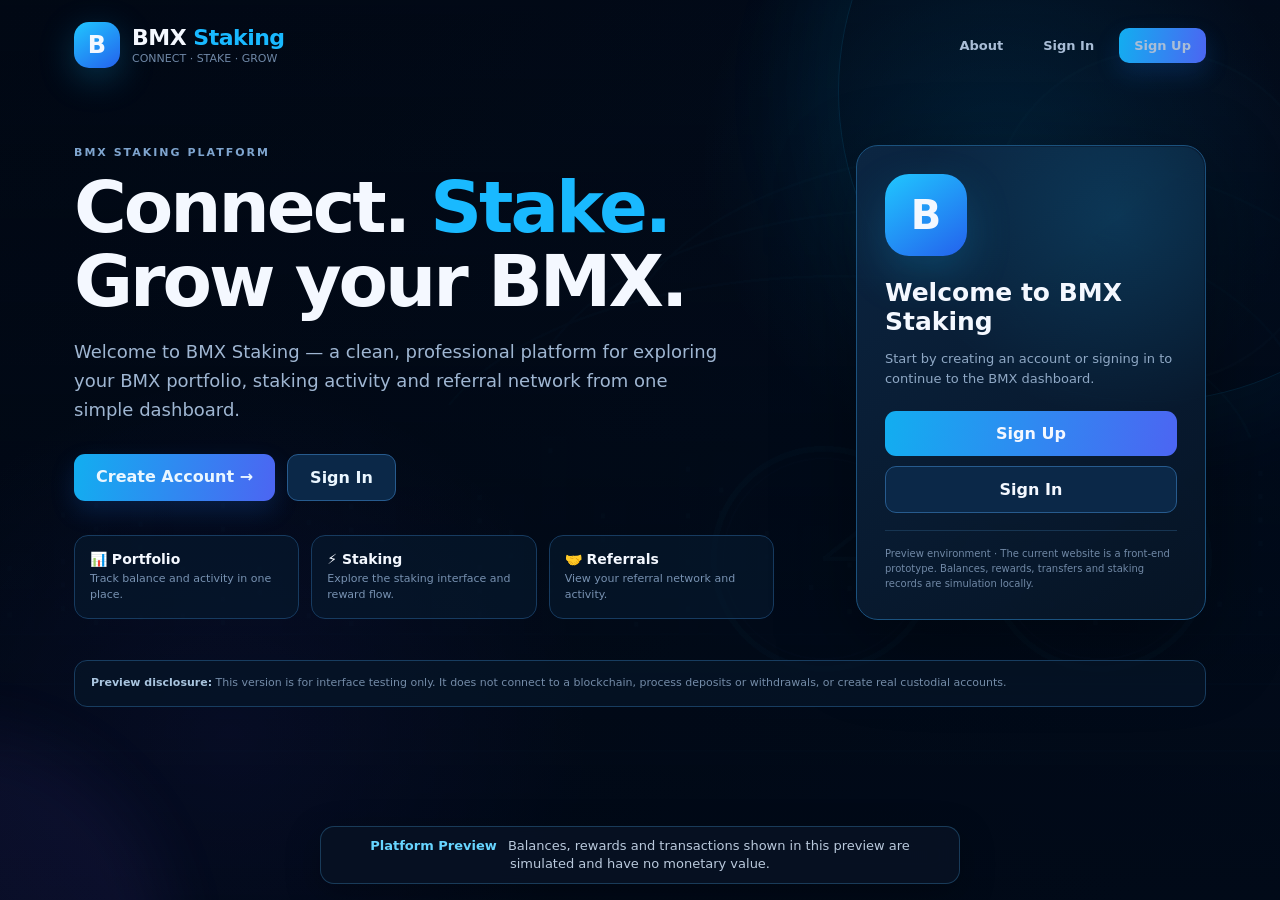
<file: index.html>
<!doctype html>
<html lang="en">
<head>
<meta charset="utf-8">
<meta name="viewport" content="width=device-width,initial-scale=1">
<meta name="description" content="BMX Staking — connect, stake and grow in one professional dashboard.">
<title>BMX Staking · Welcome</title>
<link rel="stylesheet" href="styles.css">
<style>
.landing{min-height:100vh;overflow:hidden;position:relative}
.landing:before{content:"";position:absolute;width:620px;height:620px;border-radius:50%;right:-180px;top:-220px;border:1px solid rgba(25,185,255,.12);box-shadow:0 0 140px rgba(25,185,255,.08)}
.landing:after{content:"";position:absolute;width:420px;height:420px;border-radius:50%;left:-250px;bottom:-250px;background:rgba(124,92,255,.07);filter:blur(30px)}
.landing-nav{position:relative;z-index:2;max-width:1180px;margin:auto;padding:22px 24px;display:flex;align-items:center;justify-content:space-between}
.landing-nav .brand{padding:0}.landing-links{display:flex;align-items:center;gap:10px}.landing-links a{padding:10px 15px;border-radius:10px;color:#a9bdd6;font-size:13px;font-weight:700}.landing-links a:hover{color:#fff;background:#0b2948}
.landing-main{position:relative;z-index:1;max-width:1180px;margin:auto;padding:55px 24px 30px;display:grid;grid-template-columns:minmax(0,1.35fr) minmax(340px,.65fr);gap:55px;align-items:center}
.intro-copy .eyebrow{margin-bottom:12px}.intro-copy h1{font-size:clamp(42px,6vw,72px);line-height:1.02;letter-spacing:-3px;margin:0;max-width:760px}.intro-copy h1 b{color:var(--cyan)}.intro-copy .lead{font-size:18px;line-height:1.6;color:#9fb6d2;max-width:650px;margin:20px 0 0}.landing-actions{display:flex;gap:12px;flex-wrap:wrap;margin-top:30px}.landing-actions .btn{padding:13px 22px}.intro-points{display:grid;grid-template-columns:repeat(3,1fr);gap:12px;margin-top:34px;max-width:700px}.intro-point{padding:15px;border:1px solid #173b60;border-radius:14px;background:rgba(8,27,48,.62)}.intro-point strong{display:block;font-size:14px}.intro-point span{display:block;color:#7892b2;font-size:11px;line-height:1.45;margin-top:4px}
.welcome-card{position:relative;padding:28px;border:1px solid #1b527e;border-radius:22px;background:linear-gradient(145deg,rgba(12,39,68,.94),rgba(6,20,37,.97));box-shadow:0 25px 80px rgba(0,0,0,.35)}.welcome-card:before{content:"";position:absolute;inset:1px;border-radius:21px;background:radial-gradient(circle at 75% 15%,rgba(25,185,255,.15),transparent 42%);pointer-events:none}.welcome-logo{position:relative;width:82px;height:82px;border-radius:24px;display:grid;place-items:center;font-size:40px;font-weight:900;background:linear-gradient(145deg,#20c7ff,#2461ed);box-shadow:0 18px 45px rgba(25,185,255,.22);margin-bottom:22px}.welcome-card h2{position:relative;margin:0;font-size:25px}.welcome-card p{position:relative;color:#8fa8c5;font-size:13px;line-height:1.55}.auth-buttons{position:relative;display:grid;gap:10px;margin-top:22px}.auth-buttons a{display:flex;align-items:center;justify-content:center;padding:13px;border-radius:11px;font-weight:800}.auth-primary{background:linear-gradient(100deg,#12aef0,#4c65f2)}.auth-secondary{border:1px solid #275b8e;background:#0b2848}.welcome-note{position:relative;margin-top:17px;padding-top:15px;border-top:1px solid #173552;color:#7088a6;font-size:10px;line-height:1.5}
.landing-bottom{position:relative;z-index:1;max-width:1180px;margin:10px auto 0;padding:0 24px 24px}.landing-disclosure{padding:14px 16px;border:1px solid #183d60;border-radius:13px;background:rgba(7,22,40,.7);color:#748ca8;font-size:11px;line-height:1.5}.landing-disclosure strong{color:#a9c5df}
@media(max-width:820px){.landing-nav{padding:16px}.landing-links a:first-child{display:none}.landing-main{grid-template-columns:1fr;padding:38px 16px 20px;gap:30px}.intro-copy h1{letter-spacing:-2px}.intro-copy .lead{font-size:15px}.intro-points{grid-template-columns:1fr}.welcome-card{max-width:520px}.landing-bottom{padding:0 16px 18px}}
</style>
</head>
<body>
<div class="landing">
  <nav class="landing-nav">
    <a class="brand" href="index.html"><span class="logo">B</span><span><div class="brand-title">BMX <b>Staking</b></div><div class="brand-sub">CONNECT · STAKE · GROW</div></span></a>
    <div class="landing-links"><a href="#about">About</a><a href="login.html">Sign In</a><a class="btn btn-primary" href="register.html">Sign Up</a></div>
  </nav>

  <main class="landing-main" id="about">
    <section class="intro-copy">
      <div class="eyebrow">BMX STAKING PLATFORM</div>
      <h1>Connect. <b>Stake.</b><br>Grow your BMX.</h1>
      <p class="lead">Welcome to BMX Staking — a clean, professional platform for exploring your BMX portfolio, staking activity and referral network from one simple dashboard.</p>
      <div class="landing-actions">
        <a class="btn btn-primary" href="register.html">Create Account →</a>
        <a class="btn" href="login.html">Sign In</a>
      </div>
      <div class="intro-points">
        <div class="intro-point"><strong>📊 Portfolio</strong><span>Track balance and activity in one place.</span></div>
        <div class="intro-point"><strong>⚡ Staking</strong><span>Explore the staking interface and reward flow.</span></div>
        <div class="intro-point"><strong>🤝 Referrals</strong><span>View your referral network and activity.</span></div>
      </div>
    </section>

    <aside class="welcome-card">
      <div class="welcome-logo">B</div>
      <h2>Welcome to BMX Staking</h2>
      <p>Start by creating an account or signing in to continue to the BMX dashboard.</p>
      <div class="auth-buttons">
        <a class="auth-primary" href="register.html">Sign Up</a>
        <a class="auth-secondary" href="login.html">Sign In</a>
      </div>
      <div class="welcome-note">Preview environment · The current website is a front-end prototype. Balances, rewards, transfers and staking records are simulation locally.</div>
    </aside>
  </main>

  <div class="landing-bottom"><div class="landing-disclosure"><strong>Preview disclosure:</strong> This version is for interface testing only. It does not connect to a blockchain, process deposits or withdrawals, or create real custodial accounts.</div></div>
</div>

<div class="preview-disclosure">
  <strong>Platform Preview</strong>
  <span>Balances, rewards and transactions shown in this preview are simulated and have no monetary value.</span>
</div>
<style>
.preview-disclosure{position:fixed;left:50%;bottom:16px;transform:translateX(-50%);z-index:9999;
max-width:min(92vw,760px);padding:10px 16px;border:1px solid rgba(80,190,255,.25);
border-radius:14px;background:rgba(7,18,36,.88);backdrop-filter:blur(12px);
box-shadow:0 10px 35px rgba(0,0,0,.25);font:13px/1.4 system-ui,sans-serif;color:#b9c9dc;
text-align:center}.preview-disclosure strong{color:#67d5ff;margin-right:7px}
@media(max-width:600px){.preview-disclosure{bottom:10px;padding:9px 12px;font-size:12px}}
</style>

<script>
document.addEventListener("DOMContentLoaded", function(){
  const u = window.BMXAuth && BMXAuth.currentUser();
  if(!u) return;
  document.querySelectorAll('a[href="login.html"]').forEach(a=>{a.textContent="Dashboard";a.href="dashboard.html";});
  document.querySelectorAll('a[href="register.html"]').forEach(a=>{a.textContent="Open Dashboard";a.href="dashboard.html";});
});
</script>
</body>
</html>
</file>
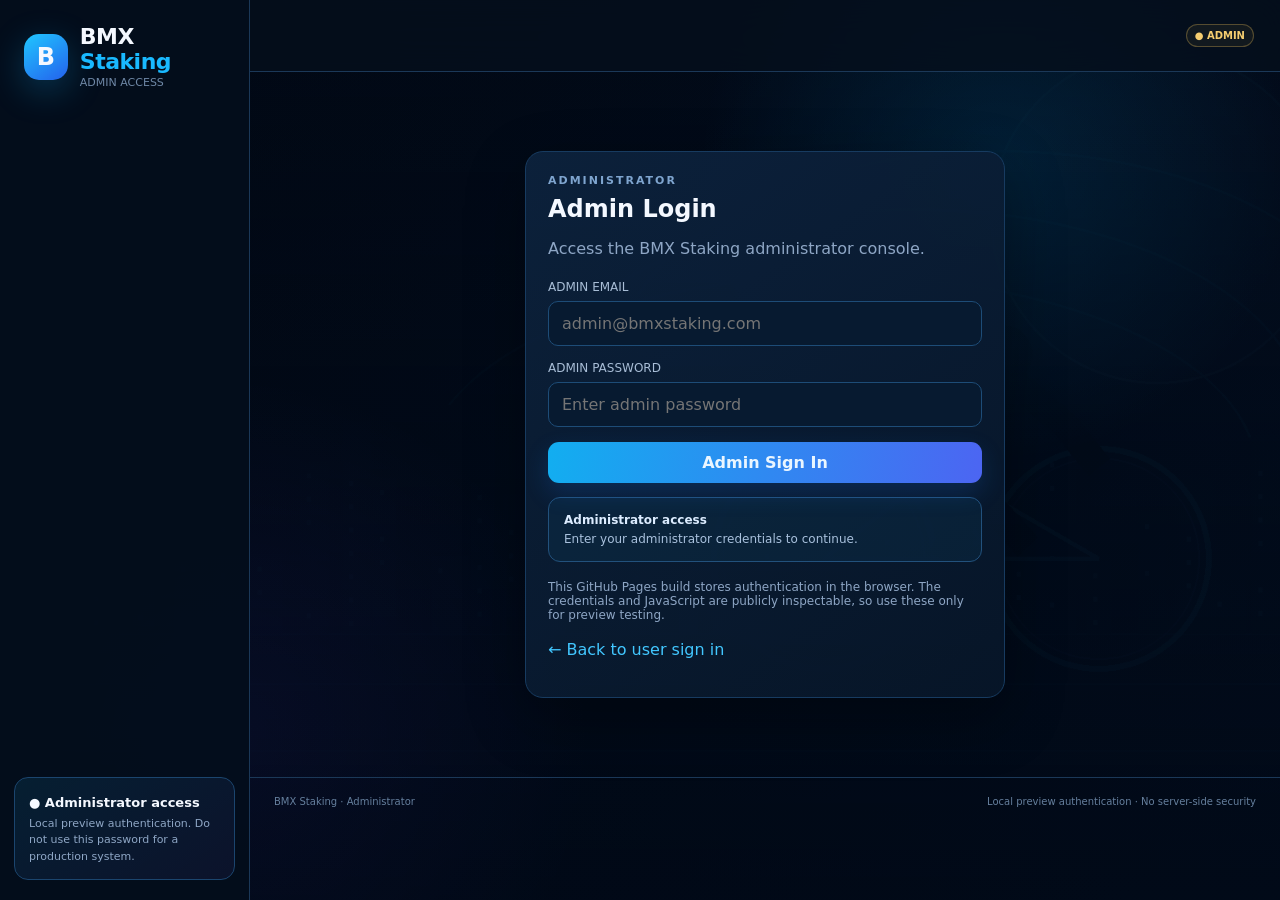
<file: admin-login.html>
<!doctype html>
<html lang="en"><head><meta charset="utf-8"><meta name="viewport" content="width=device-width,initial-scale=1">
<title>Admin Login · BMX Staking</title>
<meta name="description" content="BMX Staking administrator login">
<link rel="stylesheet" href="styles.css"></head>
<body data-page="admin-login">
<div class="app">
<aside class="sidebar">
  <a class="brand" href="index.html"><span class="logo">B</span><span><div class="brand-title">BMX <b>Staking</b></div><div class="brand-sub">ADMIN ACCESS</div></span></a>
  <div class="sidebar-note"><strong>● Administrator access</strong><p>Local preview authentication. Do not use this password for a production system.</p></div>
</aside>
<main class="main">
<header class="topbar">
  <div class="topbar-left"><span class="mobile-brand">BMX <b>Staking</b></span></div>
  <div class="topbar-right"><span class="preview-badge">● ADMIN</span></div>
</header>
<section class="content">
<div style="max-width:480px;margin:55px auto">
 <div class="card form-card" style="max-width:none">
  <div class="eyebrow">Administrator</div><h1 style="margin:8px 0 5px">Admin Login</h1>
  <p class="muted">Access the BMX Staking administrator console.</p>
  <form id="adminLoginForm" style="margin-top:22px">
   <div class="field"><label>ADMIN EMAIL</label><input id="adminEmail" type="email" placeholder="admin@bmxstaking.com" autocomplete="username" required></div>
   <div class="field"><label>ADMIN PASSWORD</label><input id="adminPassword" type="password" placeholder="Enter admin password" autocomplete="current-password" required></div>
   <button class="btn btn-primary" style="width:100%">Admin Sign In</button>
   <div class="auth-message" aria-live="polite"></div>
  </form>
  <div class="notice" style="margin-top:14px"><strong>Administrator access</strong><br>Enter your administrator credentials to continue.</div>
  <p class="muted" style="font-size:12px;margin-top:18px">This GitHub Pages build stores authentication in the browser. The credentials and JavaScript are publicly inspectable, so use these only for preview testing.</p>
  <p style="margin-top:18px"><a href="login.html" style="color:#42c7ff">← Back to user sign in</a></p>
 </div>
</div>
</section>
<footer class="footer"><span>BMX Staking · Administrator</span><span>Local preview authentication · No server-side security</span></footer>
</main></div>
<script src="app.js"></script>
<script>
document.addEventListener("DOMContentLoaded", function(){
  const form = document.getElementById("adminLoginForm");
  const msg = form.querySelector(".auth-message");
  form.addEventListener("submit", function(e){
    e.preventDefault();
    const result = BMXAuth.adminLogin(document.getElementById("adminEmail").value, document.getElementById("adminPassword").value);
    if(result.ok){
      msg.textContent = "Admin signed in successfully.";
      msg.className = "auth-message success";
      BMXSuccess("Admin signed in successfully ✓");
      setTimeout(() => location.href = "admin.html", 350);
    } else {
      msg.textContent = result.message;
      msg.className = "auth-message error";
      BMXError(result.message);
    }
  });
});
</script>
<style>.auth-message{margin-top:12px;font-size:13px}.auth-message.success{color:#79e2a7}.auth-message.error{color:#ff8f9d}code{font-family:ui-monospace,SFMono-Regular,Menlo,monospace}</style>
</body></html>
</file>
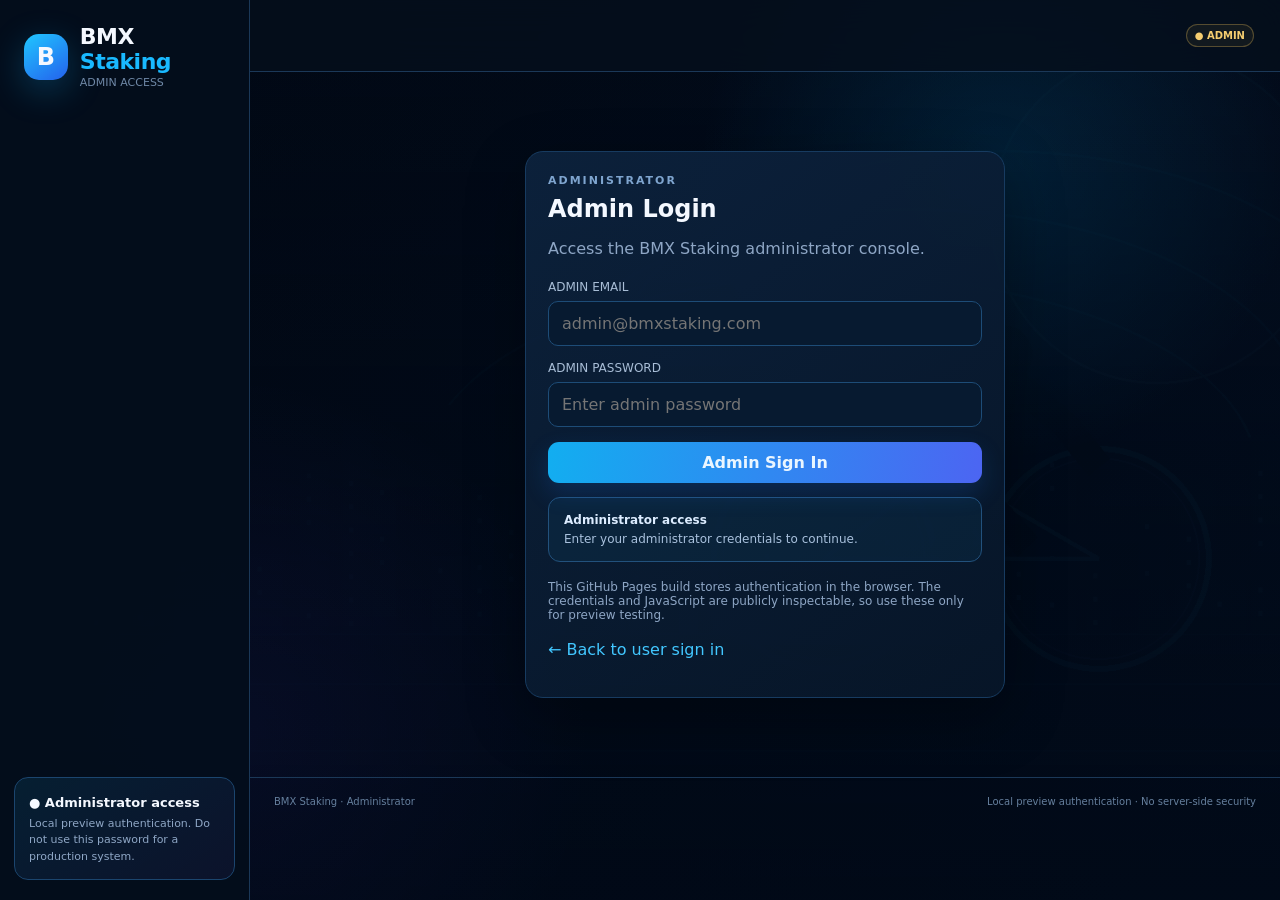
<file: admin.html>
<!doctype html>
<html lang="en"><head><meta charset="utf-8"><meta name="viewport" content="width=device-width,initial-scale=1">
<title>Admin · BMX Staking</title><meta name="description" content="BMX Staking professional preview interface">
<link rel="stylesheet" href="styles.css"></head>
<body data-page="admin">
<div class="app">
<aside class="sidebar">
  <a class="brand" href="dashboard.html"><span class="logo">B</span><span><div class="brand-title">BMX <b>Staking</b></div><div class="brand-sub">CONNECT · STAKE · GROW</div></span></a>
  <nav class="nav">
    <a href="dashboard.html" data-page="dashboard"><span class="ico">⌂</span>Dashboard</a>
    <a href="staking.html" data-page="staking"><span class="ico">◎</span>Staking</a>
    <a href="referrals.html" data-page="referrals"><span class="ico">♧</span>Referrals</a>
    <a href="transfer.html" data-page="transfer"><span class="ico">➤</span>Transfer</a>
    <a href="profile.html" data-page="profile"><span class="ico">◯</span>Profile</a>
    <a href="support.html" data-page="support"><span class="ico">?</span>Support</a>
    <a href="faq.html" data-page="faq"><span class="ico">≡</span>FAQ</a>
  </nav>
  <div class="sidebar-note"><strong>● Preview environment</strong><p>Interface and balances are simulation locally in your browser.</p></div>
</aside>
<main class="main">
<header class="topbar">
  <div class="topbar-left"><button class="menu" id="menuBtn">☰</button><span class="mobile-brand">BMX <b>Staking</b></span>
  <nav class="topbar-links"></nav></div>
  <div class="topbar-right"><button type="button" id="logoutBtn" class="logout-top">Log out</button><span class="preview-badge">● PREVIEW</span><button class="wallet-btn" data-connect><span class="wallet-dot"></span><span data-wallet>0x7f3a...9c2e</span>⌄</button><div class="avatar">B</div></div>
</header>
<section class="content">
<div class="page-head"><div><h1>Admin Console</h1><p>Prototype controls and transparency notes.</p></div><span class="preview-badge">● LOCAL PREVIEW</span></div>
<div class="grid kpis">
 <div class="card kpi"><div class="kpi-top"><span class="label">SIMULATION SUPPLY</span><span class="kpi-icon">B</span></div><strong>1B BMX</strong><small>Browser-local preview</small></div>
 <div class="card kpi"><div class="kpi-top"><span class="label">DAILY RATE</span><span class="kpi-icon">%</span></div><strong>0.5%</strong><small>Preview setting</small></div>
 <div class="card kpi"><div class="kpi-top"><span class="label">L1 REFERRAL</span><span class="kpi-icon">1</span></div><strong>10%</strong><small>Preview setting</small></div>
 <div class="card kpi"><div class="kpi-top"><span class="label">STATUS</span><span class="kpi-icon">●</span></div><strong>Online</strong><small>Static site</small></div>
</div>
<div class="card pad" style="margin-top:16px"><div class="section-head"><h2>Production checklist</h2></div>
<div class="notice"><strong>Before using real funds:</strong> replace localStorage balances with on-chain token balance reads; add a real wallet adapter; implement secure authentication; deploy and audit the staking contract/program; add transaction status handling; and never expose private keys or seed phrases in front-end code.</div>
</div>
</section>
<footer class="footer"><span>BMX Staking · Professional preview UI</span><span>Simulation balances, rewards and transfers only · No monetary value</span></footer>
</main></div>
<div class="toast"></div>
<div class="modal" id="walletModal"><div class="modal-card"><h2>Connect wallet</h2><p class="muted">Wallet connection in this build is simulation. No blockchain transaction is signed.</p>
<button class="wallet-option" data-wallet-option="0x7f3a...9c2e">◈ Preview Wallet · 0x7f3a...9c2e</button>
<button class="wallet-option" data-wallet-option="0x92b1...4af0">◈ Preview Wallet · 0x92b1...4af0</button>
<button class="wallet-option" data-wallet-option="0x31d8...c821">◈ Preview Wallet · 0x31d8...c821</button>
<button class="btn" data-close-modal style="width:100%;margin-top:10px">Close</button></div></div>
<script src="app.js"></script>
<script>
document.addEventListener("DOMContentLoaded", function () {
  var btn = document.getElementById("logoutBtn");
  if (btn && window.BMXAuth) btn.onclick = function () { BMXAuth.logout(); };
});
</script>
<script>
/* BMX generic status handlers */
document.addEventListener("click", function(e){
  var b = e.target.closest("button, .btn, a");
  if(!b) return;
  var t = (b.textContent || "").trim().toLowerCase();
  if(t === "save" || t.includes("save changes")) BMXSuccess("Saved successfully ✓");
  else if(t.includes("send") || t.includes("transfer")) BMXSuccess("Sent successfully ✓");
  else if(t === "sign in") BMXSuccess("Signed in successfully ✓");
  else if(t === "sign up" || t.includes("create account")) BMXSuccess("Account created successfully ✓");
});
</script>
<!-- BMX generic status handlers -->
</body></html>
</file>
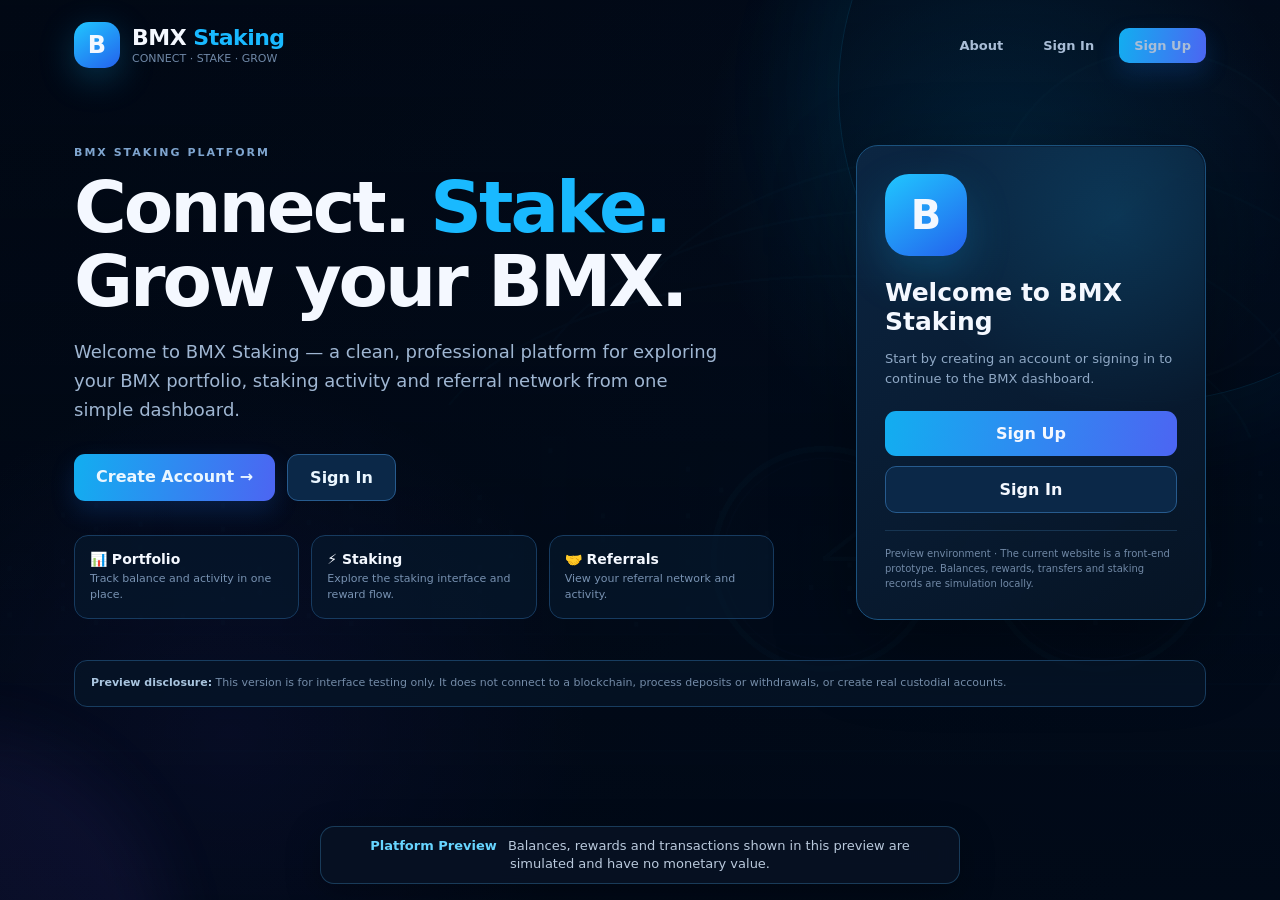
<file: dashboard.html>
<!doctype html>
<html lang="en"><head><meta charset="utf-8"><meta name="viewport" content="width=device-width,initial-scale=1">
<title>Dashboard · BMX Staking</title><meta name="description" content="BMX Staking professional preview interface">
<link rel="stylesheet" href="styles.css"></head>
<body data-page="dashboard">
<div class="app">
<aside class="sidebar">
  <a class="brand" href="dashboard.html"><span class="logo">B</span><span><div class="brand-title">BMX <b>Staking</b></div><div class="brand-sub">CONNECT · STAKE · GROW</div></span></a>
  <nav class="nav">
    <a href="dashboard.html" data-page="dashboard"><span class="ico">⌂</span>Dashboard</a>
    <a href="staking.html" data-page="staking"><span class="ico">◎</span>Staking</a>
    <a href="referrals.html" data-page="referrals"><span class="ico">♧</span>Referrals</a>
    <a href="transfer.html" data-page="transfer"><span class="ico">➤</span>Transfer</a>
    <a href="profile.html" data-page="profile"><span class="ico">◯</span>Profile</a>
    <a href="support.html" data-page="support"><span class="ico">?</span>Support</a>
    <a href="faq.html" data-page="faq"><span class="ico">≡</span>FAQ</a>
  </nav>
  <div class="sidebar-note"><strong>● Preview environment</strong><p>Interface and balances are simulation locally in your browser.</p></div>
</aside>
<main class="main">
<header class="topbar">
  <div class="topbar-left"><button class="menu" id="menuBtn">☰</button><span class="mobile-brand">BMX <b>Staking</b></span>
  <nav class="topbar-links"><a href="staking.html">STAKE</a><a href="referrals.html">REFER</a><a href="dashboard.html">EARN</a><a href="profile.html">ACCOUNT</a></nav></div>
  <div class="topbar-right"><button type="button" id="logoutBtn" class="logout-top">Log out</button><span class="preview-badge">● PREVIEW</span><button class="wallet-btn" data-connect><span class="wallet-dot"></span><span data-wallet>0x7f3a...9c2e</span>⌄</button><div class="avatar">B</div></div>
</header>
<section class="content">
<div class="grid hero">
  <div class="hero-card">
    <span class="eyebrow">BMX Staking platform</span>
    <h1>Welcome to <b>BMX Staking</b></h1>
    <p>Manage your BMX portfolio, staking activity and referral network from one clean dashboard.</p>
    <div class="hero-actions"><a class="btn btn-primary" href="staking.html">Start Staking</a><a class="btn" href="referrals.html">View Referrals</a></div>
    <div class="hero-orb">B</div>
  </div>
  <div class="card network-card"><h3>Referral Program</h3>
    <div class="level"><span class="level-badge">L1</span><div><b>10%</b><small>Direct referrals</small></div></div>
    <div class="level"><span class="level-badge">L2</span><div><b>5%</b><small>Second level</small></div></div>
    <div class="level"><span class="level-badge">L3</span><div><b>2%</b><small>Third level</small></div></div>
  </div>
</div>
<div class="card balance">
  <div class="balance-main"><div class="coin">B</div><div><div class="label">AVAILABLE BMX BALANCE</div><div class="balance-amount" data-balance>1,000,000,000 BMX</div><div class="muted">Portfolio value <strong data-value>$1,000,000.00</strong></div></div></div>
  <div class="mini-price"><span class="label">BMX PRICE</span><strong data-price>$0.0010</strong><span class="positive">● Preview rate</span></div>
</div>
<div class="grid kpis">
  <div class="card kpi"><div class="kpi-top"><span class="label">TOTAL STAKED</span><span class="kpi-icon">◎</span></div><strong data-staked>0 BMX</strong><small>Currently locked</small></div>
  <div class="card kpi"><div class="kpi-top"><span class="label">REWARDS</span><span class="kpi-icon">✦</span></div><strong data-rewards>5,000 BMX</strong><small>Simulation rewards</small></div>
  <div class="card kpi"><div class="kpi-top"><span class="label">REFERRALS</span><span class="kpi-icon">♧</span></div><strong data-referrals>0</strong><small>Network members</small></div>
  <div class="card kpi"><div class="kpi-top"><span class="label">DAILY RATE</span><span class="kpi-icon">↗</span></div><strong>0.5%</strong><small>Preview reward rate</small></div>
</div>
<div class="grid action-grid">
  <a class="card action" href="staking.html"><span class="action-icon">◎</span><span class="action-arrow">→</span><h3>Stake BMX</h3><p>Choose an amount and review the simulation staking flow.</p></a>
  <a class="card action" href="referrals.html"><span class="action-icon">♧</span><span class="action-arrow">→</span><h3>Refer & Earn</h3><p>Share your referral link and track your network.</p></a>
  <a class="card action" href="transfer.html"><span class="action-icon">➤</span><span class="action-arrow">→</span><h3>Transfer BMX</h3><p>Record a simulation transfer to another user ID.</p></a>
  <a class="card action" href="profile.html"><span class="action-icon">◯</span><span class="action-arrow">→</span><h3>Account</h3><p>Review the connected preview wallet and account details.</p></a>
</div>
<div class="grid two-col">
  <div class="card pad"><div class="section-head"><h2>Staking Overview</h2><a href="staking.html">Manage</a></div>
    <div class="stats"><div class="stat"><span class="label">DAILY REWARD</span><strong>0.5%</strong><small>Simulation calculation</small></div><div class="stat"><span class="label">STAKED</span><strong data-staked>0 BMX</strong><small>Available <span data-balance>1,000,000,000 BMX</span></small></div></div>
    <div class="progress"><i data-staked-bar></i></div><small class="muted">Staking allocation is stored locally in this preview.</small>
  </div>
  <div class="card pad"><div class="section-head"><h2>BMX Market Snapshot</h2><span class="preview-badge">PREVIEW</span></div><div class="stats"><div class="stat"><span class="label">PRICE</span><strong data-price>$0.0010</strong><small>Static preview rate</small></div><div class="stat"><span class="label">24H CHANGE</span><strong class="positive">+0.00%</strong><small>Not live market data</small></div></div><div class="chart"><i style='height:24%'></i><i style='height:38%'></i><i style='height:52%'></i><i style='height:44%'></i><i style='height:69%'></i><i style='height:57%'></i><i style='height:76%'></i><i style='height:48%'></i><i style='height:62%'></i><i style='height:80%'></i><i style='height:55%'></i><i style='height:70%'></i><i style='height:45%'></i><i style='height:66%'></i><i style='height:58%'></i><i style='height:82%'></i></div></div>
</div>
<div class="card pad" style="margin-top:16px"><div class="section-head"><h2>Recent Activity</h2><a href="transfer.html">View tools</a></div>
<div class="table-wrap"><table class="table"><thead><tr><th>Date / Time</th><th>Type</th><th>Amount</th><th>Status</th></tr></thead><tbody id="txRows"></tbody></table></div></div>
<div class="notice" style="margin-top:16px"><strong>Preview disclosure:</strong> this website is a professional front-end prototype. Wallet balances, rewards, transfers and staking records are simulation in your browser and are not blockchain assets.</div>
</section>
<footer class="footer"><span>BMX Staking · Professional preview UI</span><span>Simulation balances, rewards and transfers only · No monetary value</span></footer>
</main></div>
<div class="toast"></div>
<div class="modal" id="walletModal"><div class="modal-card"><h2>Connect wallet</h2><p class="muted">Wallet connection in this build is simulation. No blockchain transaction is signed.</p>
<button class="wallet-option" data-wallet-option="0x7f3a...9c2e">◈ Preview Wallet · 0x7f3a...9c2e</button>
<button class="wallet-option" data-wallet-option="0x92b1...4af0">◈ Preview Wallet · 0x92b1...4af0</button>
<button class="wallet-option" data-wallet-option="0x31d8...c821">◈ Preview Wallet · 0x31d8...c821</button>
<button class="btn" data-close-modal style="width:100%;margin-top:10px">Close</button></div></div>
<script src="app.js"></script>
<script>
document.addEventListener("DOMContentLoaded", function () {
  var btn = document.getElementById("logoutBtn");
  if (btn && window.BMXAuth) btn.onclick = function () { BMXAuth.logout(); };
});
</script>
<script>
/* BMX generic status handlers */
document.addEventListener("click", function(e){
  var b = e.target.closest("button, .btn, a");
  if(!b) return;
  var t = (b.textContent || "").trim().toLowerCase();
  if(t === "save" || t.includes("save changes")) BMXSuccess("Saved successfully ✓");
  else if(t.includes("send") || t.includes("transfer")) BMXSuccess("Sent successfully ✓");
  else if(t === "sign in") BMXSuccess("Signed in successfully ✓");
  else if(t === "sign up" || t.includes("create account")) BMXSuccess("Account created successfully ✓");
});
</script>
<!-- BMX generic status handlers -->
</body></html>
</file>
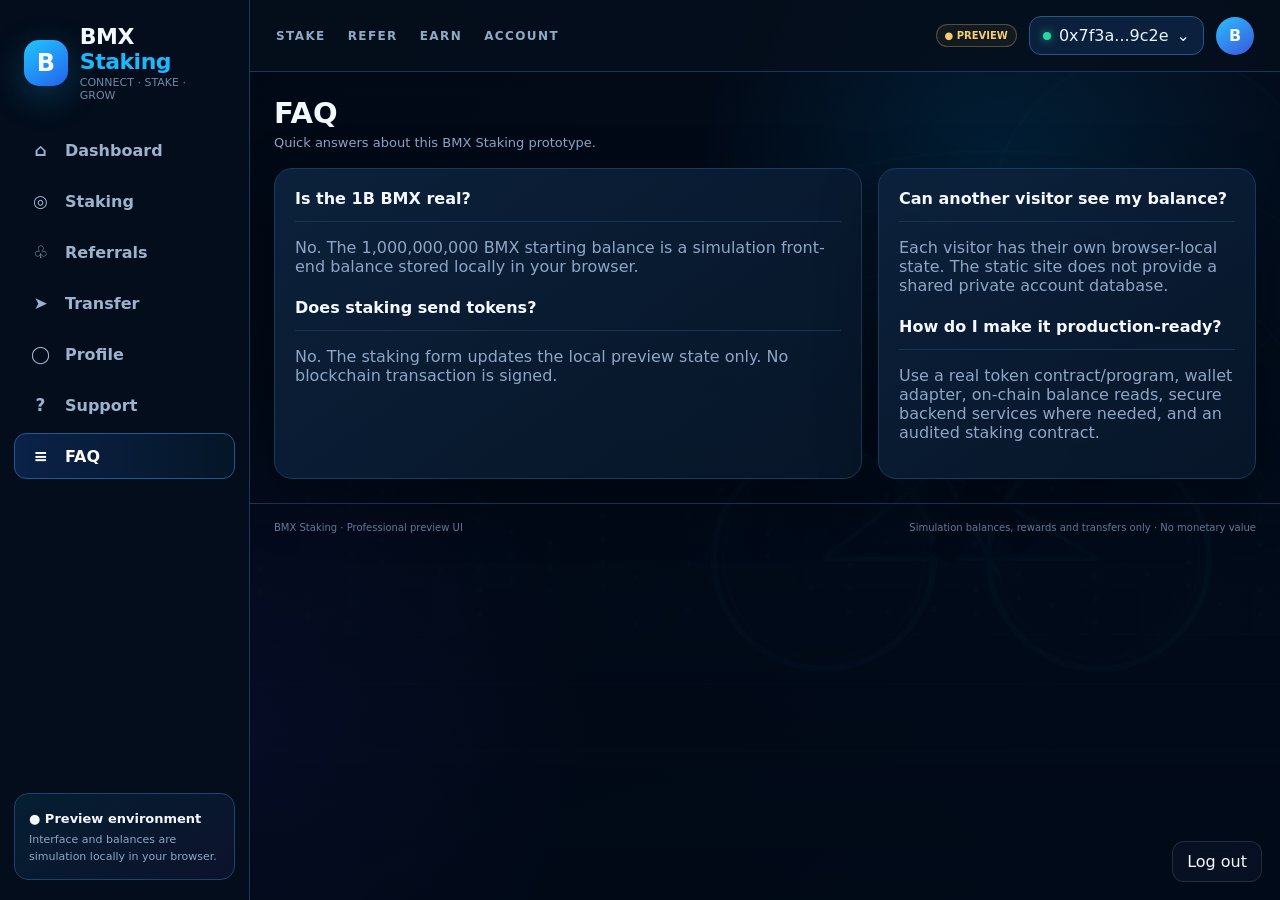
<file: faq.html>
<!doctype html>
<html lang="en"><head><meta charset="utf-8"><meta name="viewport" content="width=device-width,initial-scale=1">
<title>FAQ · BMX Staking</title><meta name="description" content="BMX Staking professional preview interface">
<link rel="stylesheet" href="styles.css"></head>
<body data-page="faq">
<div class="app">
<aside class="sidebar">
  <a class="brand" href="dashboard.html"><span class="logo">B</span><span><div class="brand-title">BMX <b>Staking</b></div><div class="brand-sub">CONNECT · STAKE · GROW</div></span></a>
  <nav class="nav">
    <a href="dashboard.html" data-page="dashboard"><span class="ico">⌂</span>Dashboard</a>
    <a href="staking.html" data-page="staking"><span class="ico">◎</span>Staking</a>
    <a href="referrals.html" data-page="referrals"><span class="ico">♧</span>Referrals</a>
    <a href="transfer.html" data-page="transfer"><span class="ico">➤</span>Transfer</a>
    <a href="profile.html" data-page="profile"><span class="ico">◯</span>Profile</a>
    <a href="support.html" data-page="support"><span class="ico">?</span>Support</a>
    <a href="faq.html" data-page="faq"><span class="ico">≡</span>FAQ</a>
  </nav>
  <div class="sidebar-note"><strong>● Preview environment</strong><p>Interface and balances are simulation locally in your browser.</p></div>
</aside>
<main class="main">
<header class="topbar">
  <div class="topbar-left"><button class="menu" id="menuBtn">☰</button><span class="mobile-brand">BMX <b>Staking</b></span>
  <nav class="topbar-links"><a href="staking.html">STAKE</a><a href="referrals.html">REFER</a><a href="dashboard.html">EARN</a><a href="profile.html">ACCOUNT</a></nav></div>
  <div class="topbar-right"><span class="preview-badge">● PREVIEW</span><button class="wallet-btn" data-connect><span class="wallet-dot"></span><span data-wallet>0x7f3a...9c2e</span>⌄</button><div class="avatar">B</div></div>
</header>
<section class="content">
<div class="page-head"><div><h1>FAQ</h1><p>Quick answers about this BMX Staking prototype.</p></div></div>
<div class="grid two-col">
 <div class="card pad"><div class="section-head"><h2>Is the 1B BMX real?</h2></div><p class="muted">No. The 1,000,000,000 BMX starting balance is a simulation front-end balance stored locally in your browser.</p>
 <div class="section-head" style="margin-top:22px"><h2>Does staking send tokens?</h2></div><p class="muted">No. The staking form updates the local preview state only. No blockchain transaction is signed.</p></div>
 <div class="card pad"><div class="section-head"><h2>Can another visitor see my balance?</h2></div><p class="muted">Each visitor has their own browser-local state. The static site does not provide a shared private account database.</p>
 <div class="section-head" style="margin-top:22px"><h2>How do I make it production-ready?</h2></div><p class="muted">Use a real token contract/program, wallet adapter, on-chain balance reads, secure backend services where needed, and an audited staking contract.</p></div>
</div>
</section>
<footer class="footer"><span>BMX Staking · Professional preview UI</span><span>Simulation balances, rewards and transfers only · No monetary value</span></footer>
</main></div>
<div class="toast"></div>
<div class="modal" id="walletModal"><div class="modal-card"><h2>Connect wallet</h2><p class="muted">Wallet connection in this build is simulation. No blockchain transaction is signed.</p>
<button class="wallet-option" data-wallet-option="0x7f3a...9c2e">◈ Preview Wallet · 0x7f3a...9c2e</button>
<button class="wallet-option" data-wallet-option="0x92b1...4af0">◈ Preview Wallet · 0x92b1...4af0</button>
<button class="wallet-option" data-wallet-option="0x31d8...c821">◈ Preview Wallet · 0x31d8...c821</button>
<button class="btn" data-close-modal style="width:100%;margin-top:10px">Close</button></div></div>
<script src="app.js"></script>
<button type="button" data-logout class="global-logout">Log out</button>
<style>
.global-logout{position:fixed;right:18px;bottom:18px;z-index:9998;border:1px solid rgba(255,255,255,.12);
background:rgba(7,18,36,.9);color:inherit;border-radius:12px;padding:10px 14px;cursor:pointer;
backdrop-filter:blur(10px)}.global-logout:hover{transform:translateY(-1px)}
</style>
<script>
/* BMX generic status handlers */
document.addEventListener("click", function(e){
  var b = e.target.closest("button, .btn, a");
  if(!b) return;
  var t = (b.textContent || "").trim().toLowerCase();
  if(t === "save" || t.includes("save changes")) BMXSuccess("Saved successfully ✓");
  else if(t.includes("send") || t.includes("transfer")) BMXSuccess("Sent successfully ✓");
  else if(t === "sign in") BMXSuccess("Signed in successfully ✓");
  else if(t === "sign up" || t.includes("create account")) BMXSuccess("Account created successfully ✓");
});
</script>
<!-- BMX generic status handlers -->
</body></html>
</file>
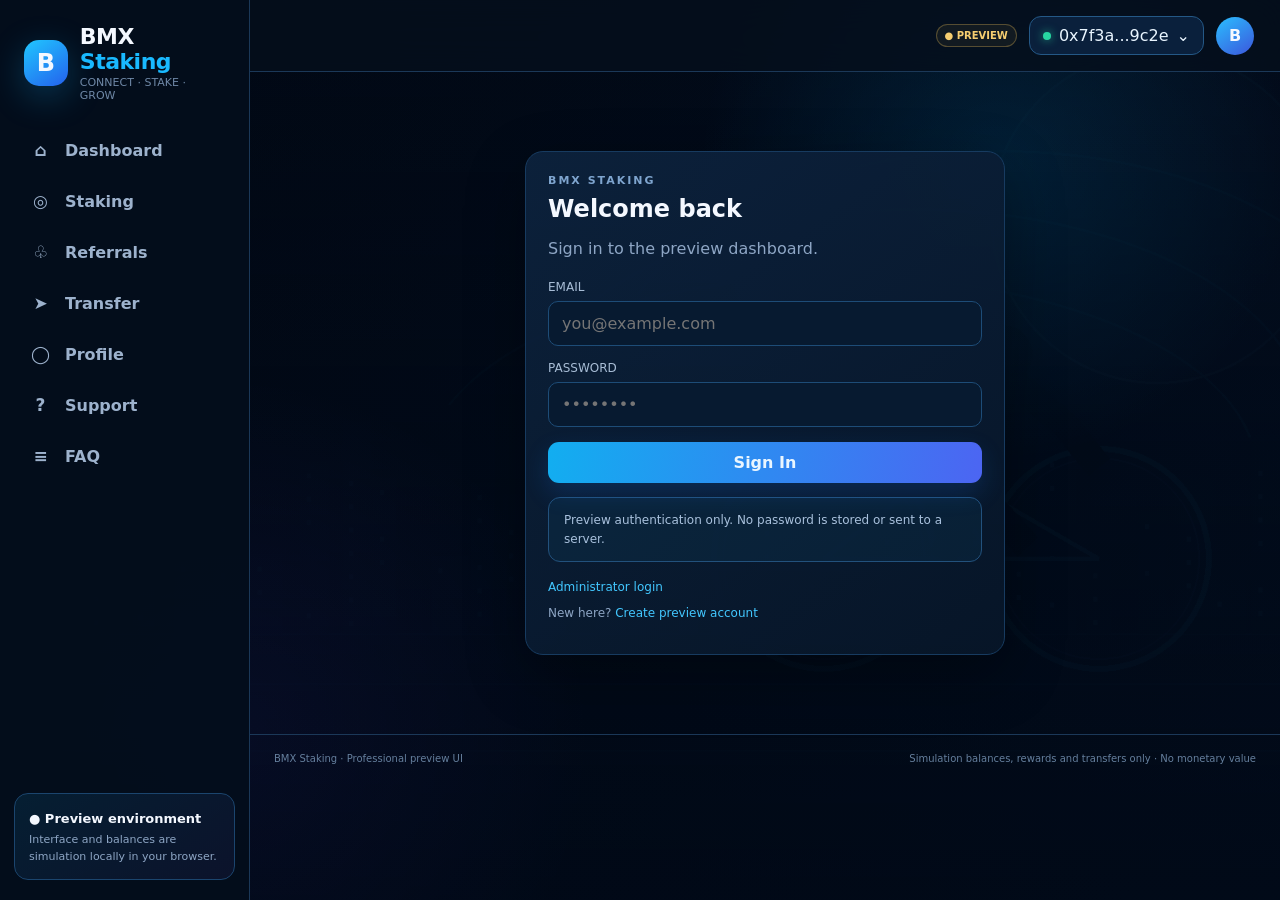
<file: login.html>
<!doctype html>
<html lang="en"><head><meta charset="utf-8"><meta name="viewport" content="width=device-width,initial-scale=1">
<title>Login · BMX Staking</title><meta name="description" content="BMX Staking professional preview interface">
<link rel="stylesheet" href="styles.css"></head>
<body data-page="login">
<div class="app">
<aside class="sidebar">
  <a class="brand" href="dashboard.html"><span class="logo">B</span><span><div class="brand-title">BMX <b>Staking</b></div><div class="brand-sub">CONNECT · STAKE · GROW</div></span></a>
  <nav class="nav">
    <a href="dashboard.html" data-page="dashboard"><span class="ico">⌂</span>Dashboard</a>
    <a href="staking.html" data-page="staking"><span class="ico">◎</span>Staking</a>
    <a href="referrals.html" data-page="referrals"><span class="ico">♧</span>Referrals</a>
    <a href="transfer.html" data-page="transfer"><span class="ico">➤</span>Transfer</a>
    <a href="profile.html" data-page="profile"><span class="ico">◯</span>Profile</a>
    <a href="support.html" data-page="support"><span class="ico">?</span>Support</a>
    <a href="faq.html" data-page="faq"><span class="ico">≡</span>FAQ</a>
  </nav>
  <div class="sidebar-note"><strong>● Preview environment</strong><p>Interface and balances are simulation locally in your browser.</p></div>
</aside>
<main class="main">
<header class="topbar">
  <div class="topbar-left"><button class="menu" id="menuBtn">☰</button><span class="mobile-brand">BMX <b>Staking</b></span>
  <nav class="topbar-links"></nav></div>
  <div class="topbar-right"><span class="preview-badge">● PREVIEW</span><button class="wallet-btn" data-connect><span class="wallet-dot"></span><span data-wallet>0x7f3a...9c2e</span>⌄</button><div class="avatar">B</div></div>
</header>
<section class="content">
<div style="max-width:480px;margin:55px auto">
 <div class="card form-card" style="max-width:none"><div class="eyebrow">BMX Staking</div><h1 style="margin:8px 0 5px">Welcome back</h1><p class="muted">Sign in to the preview dashboard.</p>
 <form id="loginForm" style="margin-top:22px"><div class="field"><label>EMAIL</label><input type="email" placeholder="you@example.com" required></div><div class="field"><label>PASSWORD</label><input type="password" placeholder="••••••••" required></div><button class="btn btn-primary" style="width:100%">Sign In</button><div class="auth-message" aria-live="polite"></div>
</form>
 <div class="notice" style="margin-top:14px">Preview authentication only. No password is stored or sent to a server.</div>
 <p style="font-size:12px;margin-top:18px"><a href="admin-login.html" style="color:#42c7ff">Administrator login</a></p><p class="muted" style="font-size:12px;margin-top:10px">New here? <a href="register.html" style="color:#42c7ff">Create preview account</a></p></div>
</div>
</section>
<footer class="footer"><span>BMX Staking · Professional preview UI</span><span>Simulation balances, rewards and transfers only · No monetary value</span></footer>
</main></div>
<div class="toast"></div>
<div class="modal" id="walletModal"><div class="modal-card"><h2>Connect wallet</h2><p class="muted">Wallet connection in this build is simulation. No blockchain transaction is signed.</p>
<button class="wallet-option" data-wallet-option="0x7f3a...9c2e">◈ Preview Wallet · 0x7f3a...9c2e</button>
<button class="wallet-option" data-wallet-option="0x92b1...4af0">◈ Preview Wallet · 0x92b1...4af0</button>
<button class="wallet-option" data-wallet-option="0x31d8...c821">◈ Preview Wallet · 0x31d8...c821</button>
<button class="btn" data-close-modal style="width:100%;margin-top:10px">Close</button></div></div>
<script src="app.js"></script>
<script>
document.addEventListener("DOMContentLoaded", function(){
  var form = document.querySelector("form");
  if(form) form.addEventListener("submit", function(){
    setTimeout(function(){ if(window.BMXAuth && BMXAuth.currentUser()) BMXSuccess("Signed in successfully ✓"); }, 80);
  });
});
</script></body></html>

<style>
.auth-message{margin-top:12px;font-size:13px}.auth-message.success{color:#79e2a7}.auth-message.error{color:#ff8f9d}
</style>
</file>
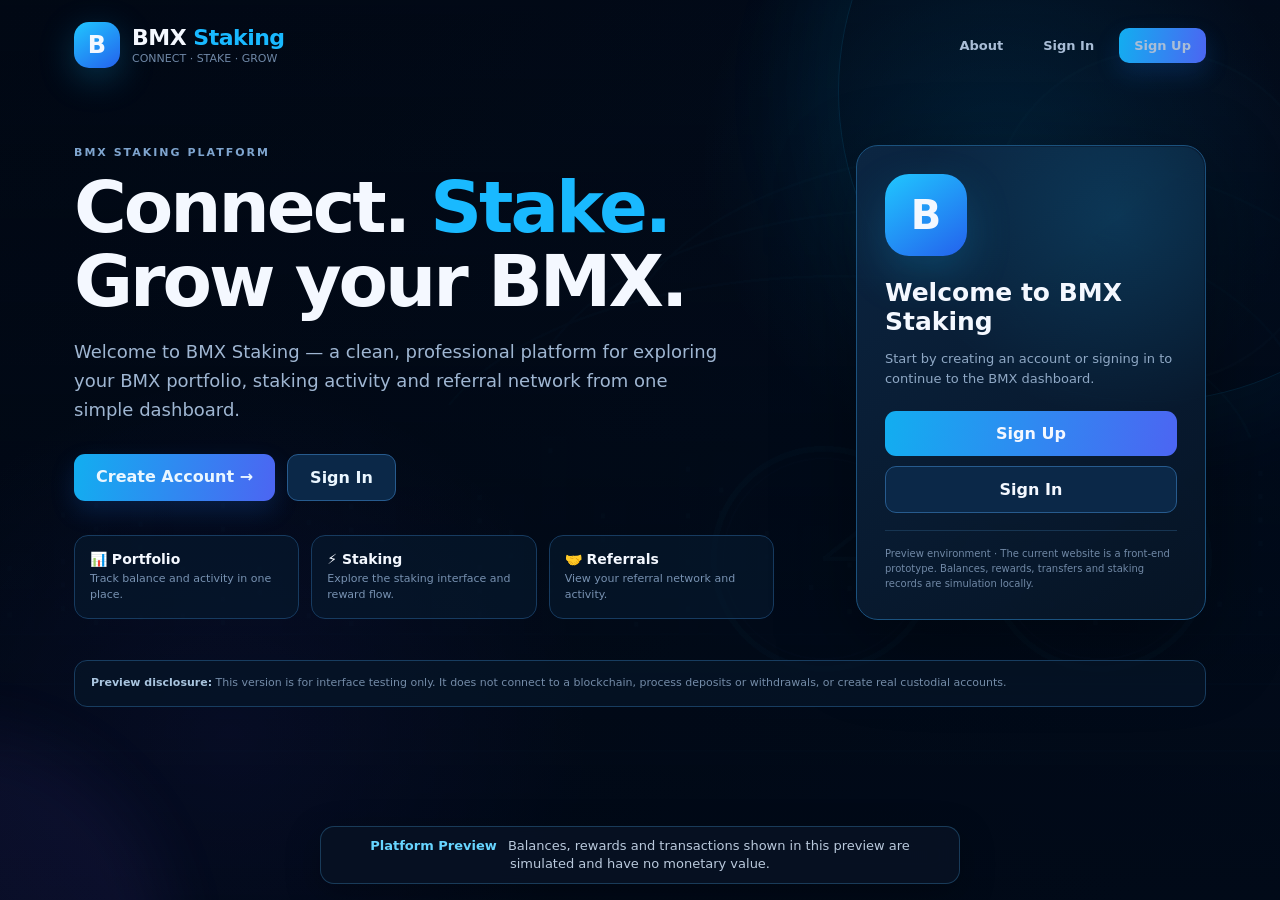
<file: profile.html>
<!doctype html>
<html lang="en"><head><meta charset="utf-8"><meta name="viewport" content="width=device-width,initial-scale=1">
<title>Profile · BMX Staking</title><meta name="description" content="BMX Staking professional preview interface">
<link rel="stylesheet" href="styles.css"></head>
<body data-page="profile">
<div class="app">
<aside class="sidebar">
  <a class="brand" href="dashboard.html"><span class="logo">B</span><span><div class="brand-title">BMX <b>Staking</b></div><div class="brand-sub">CONNECT · STAKE · GROW</div></span></a>
  <nav class="nav">
    <a href="dashboard.html" data-page="dashboard"><span class="ico">⌂</span>Dashboard</a>
    <a href="staking.html" data-page="staking"><span class="ico">◎</span>Staking</a>
    <a href="referrals.html" data-page="referrals"><span class="ico">♧</span>Referrals</a>
    <a href="transfer.html" data-page="transfer"><span class="ico">➤</span>Transfer</a>
    <a href="profile.html" data-page="profile"><span class="ico">◯</span>Profile</a>
    <a href="support.html" data-page="support"><span class="ico">?</span>Support</a>
    <a href="faq.html" data-page="faq"><span class="ico">≡</span>FAQ</a>
  </nav>
  <div class="sidebar-note"><strong>● Preview environment</strong><p>Interface and balances are simulation locally in your browser.</p></div>
</aside>
<main class="main">
<header class="topbar">
  <div class="topbar-left"><button class="menu" id="menuBtn">☰</button><span class="mobile-brand">BMX <b>Staking</b></span>
  <nav class="topbar-links"><a href="staking.html">STAKE</a><a href="referrals.html">REFER</a><a href="dashboard.html">EARN</a><a href="profile.html">ACCOUNT</a></nav></div>
  <div class="topbar-right"><button type="button" id="logoutBtn" class="logout-top">Log out</button><span class="preview-badge">● PREVIEW</span><button class="wallet-btn" data-connect><span class="wallet-dot"></span><span data-wallet>0x7f3a...9c2e</span>⌄</button><div class="avatar">B</div></div>
</header>
<section class="content">
<div class="page-head"><div><h1>Profile</h1><p>Connected account and platform settings.</p></div><span class="preview-badge">● PREVIEW ACCOUNT</span></div>
<div class="grid two-col">
 <div class="card pad"><div class="section-head"><h2>Account Information</h2><span class="preview-badge">● VERIFIED PROFILE</span></div>
  <div class="account-identity">
    <div class="account-avatar">B</div>
    <div class="account-fields">
      <div><span class="label">REGISTERED NAME</span><strong data-user-name>—</strong></div>
      <div><span class="label">BMX ACCOUNT ID</span><strong data-account-id>—</strong></div>
      <div><span class="label">EMAIL</span><strong data-user-email>—</strong></div>
    </div>
  </div>
 </div>
 <div class="card pad"><div class="section-head"><h2>Connected Wallet</h2><button class="btn" data-connect>Change</button></div>
  <div class="balance-main"><div class="coin">B</div><div><div class="label">WALLET LABEL</div><strong data-wallet style="font-size:20px">0x7f3a...9c2e</strong><div class="muted" style="font-size:12px;margin-top:4px">Connection is simulation</div></div></div>
 </div>
 <div class="card pad"><div class="section-head"><h2>Portfolio</h2></div><div class="stats"><div class="stat"><span class="label">BALANCE</span><strong data-balance>1,000,000,000 BMX</strong></div><div class="stat"><span class="label">STAKED</span><strong data-staked>0 BMX</strong></div></div></div>
</div>
<div class="card pad" style="margin-top:16px"><div class="section-head"><h2>Security & Transparency</h2></div>
<div class="notice">This GitHub Pages build is front-end only. Do not enter seed phrases, private keys or sensitive credentials. For a production deployment, wallet authentication, server-side controls and audited on-chain contracts would be required.</div>
</div>
</section>
<footer class="footer"><span>BMX Staking · Professional preview UI</span><span>Simulation balances, rewards and transfers only · No monetary value</span></footer>
</main></div>
<div class="toast"></div>
<div class="modal" id="walletModal"><div class="modal-card"><h2>Connect wallet</h2><p class="muted">Wallet connection in this build is simulation. No blockchain transaction is signed.</p>
<button class="wallet-option" data-wallet-option="0x7f3a...9c2e">◈ Preview Wallet · 0x7f3a...9c2e</button>
<button class="wallet-option" data-wallet-option="0x92b1...4af0">◈ Preview Wallet · 0x92b1...4af0</button>
<button class="wallet-option" data-wallet-option="0x31d8...c821">◈ Preview Wallet · 0x31d8...c821</button>
<button class="btn" data-close-modal style="width:100%;margin-top:10px">Close</button></div></div>
<script src="app.js"></script>
<script>
document.addEventListener("DOMContentLoaded", function(){
  var form = document.querySelector("form");
  if(form) form.addEventListener("submit", function(){
    setTimeout(function(){ BMXSuccess("Profile saved successfully ✓"); }, 80);
  });
});
</script>
<script>
document.addEventListener("DOMContentLoaded", function () {
  var btn = document.getElementById("logoutBtn");
  if (btn && window.BMXAuth) btn.onclick = function () { BMXAuth.logout(); };
});
</script>
</body></html>
</file>
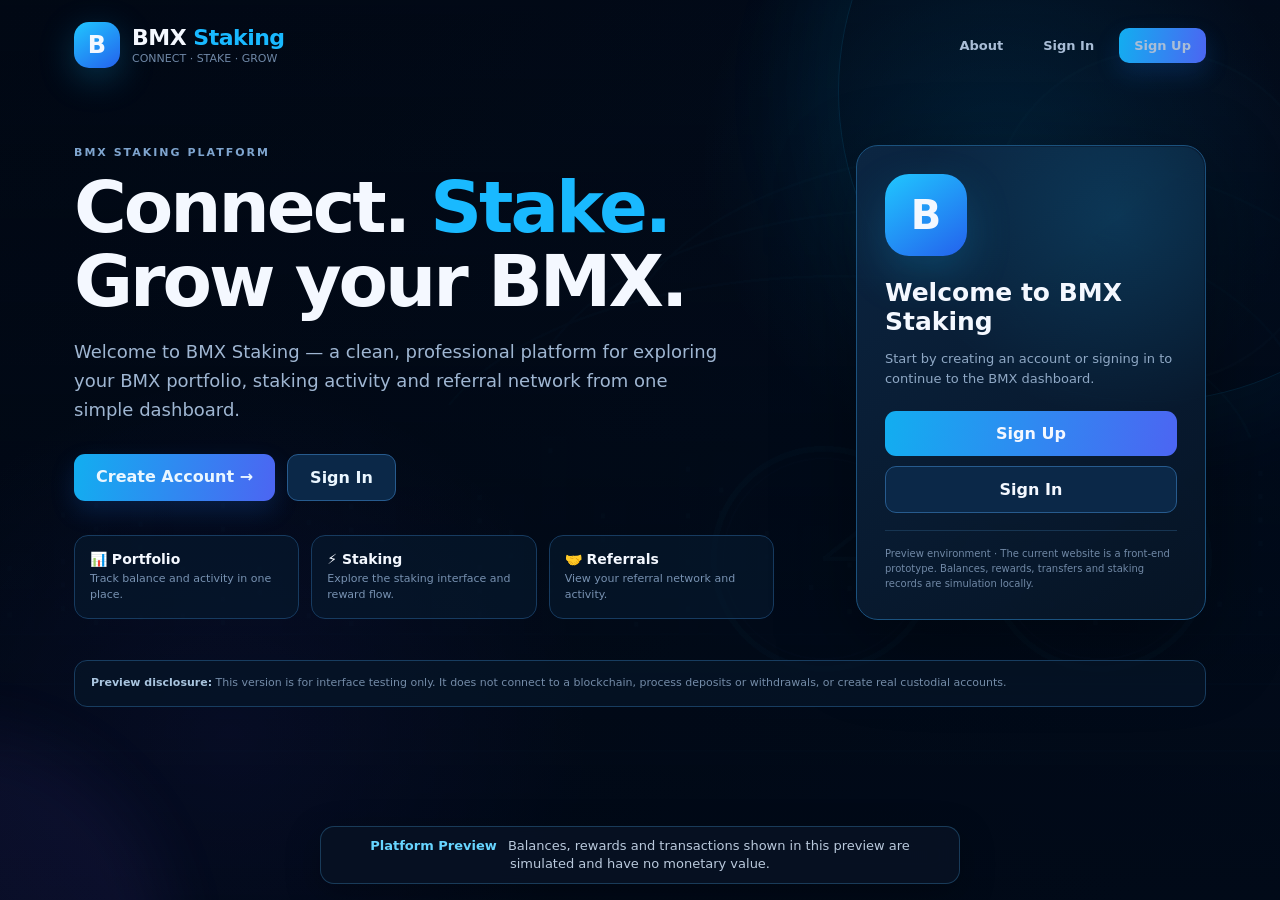
<file: referrals.html>
<!doctype html>
<html lang="en"><head><meta charset="utf-8"><meta name="viewport" content="width=device-width,initial-scale=1">
<title>Referrals · BMX Staking</title><meta name="description" content="BMX Staking professional preview interface">
<link rel="stylesheet" href="styles.css"></head>
<body data-page="referrals">
<div class="app">
<aside class="sidebar">
  <a class="brand" href="dashboard.html"><span class="logo">B</span><span><div class="brand-title">BMX <b>Staking</b></div><div class="brand-sub">CONNECT · STAKE · GROW</div></span></a>
  <nav class="nav">
    <a href="dashboard.html" data-page="dashboard"><span class="ico">⌂</span>Dashboard</a>
    <a href="staking.html" data-page="staking"><span class="ico">◎</span>Staking</a>
    <a href="referrals.html" data-page="referrals"><span class="ico">♧</span>Referrals</a>
    <a href="transfer.html" data-page="transfer"><span class="ico">➤</span>Transfer</a>
    <a href="profile.html" data-page="profile"><span class="ico">◯</span>Profile</a>
    <a href="support.html" data-page="support"><span class="ico">?</span>Support</a>
    <a href="faq.html" data-page="faq"><span class="ico">≡</span>FAQ</a>
  </nav>
  <div class="sidebar-note"><strong>● Preview environment</strong><p>Interface and balances are simulation locally in your browser.</p></div>
</aside>
<main class="main">
<header class="topbar">
  <div class="topbar-left"><button class="menu" id="menuBtn">☰</button><span class="mobile-brand">BMX <b>Staking</b></span>
  <nav class="topbar-links"><a href="staking.html">STAKE</a><a href="referrals.html">REFER</a><a href="dashboard.html">EARN</a><a href="profile.html">ACCOUNT</a></nav></div>
  <div class="topbar-right"><button type="button" id="logoutBtn" class="logout-top">Log out</button><span class="preview-badge">● PREVIEW</span><button class="wallet-btn" data-connect><span class="wallet-dot"></span><span data-wallet>0x7f3a...9c2e</span>⌄</button><div class="avatar">B</div></div>
</header>
<section class="content">
<div class="page-head"><div><h1>Referrals</h1><p>Build your network and track simulation referral activity.</p></div><span class="preview-badge">● PREVIEW REWARDS</span></div>
<div class="grid kpis">
 <div class="card kpi"><div class="kpi-top"><span class="label">NETWORK</span><span class="kpi-icon">♧</span></div><strong data-referrals>0</strong><small>Members</small></div>
 <div class="card kpi"><div class="kpi-top"><span class="label">LEVEL 1</span><span class="kpi-icon">1</span></div><strong>10%</strong><small>Direct rate</small></div>
 <div class="card kpi"><div class="kpi-top"><span class="label">LEVEL 2</span><span class="kpi-icon">2</span></div><strong>5%</strong><small>Second level</small></div>
 <div class="card kpi"><div class="kpi-top"><span class="label">LEVEL 3</span><span class="kpi-icon">3</span></div><strong>2%</strong><small>Third level</small></div>
</div>
<div class="card pad" style="margin-top:16px"><div class="section-head"><h2>Your Referral Link</h2><span class="muted">Share to invite users</span></div>
<div class="ref-link"><input data-ref-input readonly><button class="copy" data-copy>Copy</button></div></div>
<div class="grid two-col">
 <div class="card pad"><div class="section-head"><h2>Referral Structure</h2></div>
  <div class="level"><span class="level-badge">L1</span><div><b>10%</b><small>Direct referrals</small></div></div>
  <div class="level"><span class="level-badge">L2</span><div><b>5%</b><small>Second-level referrals</small></div></div>
  <div class="level"><span class="level-badge">L3</span><div><b>2%</b><small>Third-level referrals</small></div></div>
 </div>
 <div class="card pad"><div class="section-head"><h2>Network Activity</h2></div><div class="notice">No real referral payments are made. This prototype only previewnstrates the dashboard experience and local UI state.</div></div>
</div>
</section>
<footer class="footer"><span>BMX Staking · Professional preview UI</span><span>Simulation balances, rewards and transfers only · No monetary value</span></footer>
</main></div>
<div class="toast"></div>
<div class="modal" id="walletModal"><div class="modal-card"><h2>Connect wallet</h2><p class="muted">Wallet connection in this build is simulation. No blockchain transaction is signed.</p>
<button class="wallet-option" data-wallet-option="0x7f3a...9c2e">◈ Preview Wallet · 0x7f3a...9c2e</button>
<button class="wallet-option" data-wallet-option="0x92b1...4af0">◈ Preview Wallet · 0x92b1...4af0</button>
<button class="wallet-option" data-wallet-option="0x31d8...c821">◈ Preview Wallet · 0x31d8...c821</button>
<button class="btn" data-close-modal style="width:100%;margin-top:10px">Close</button></div></div>
<script src="app.js"></script>
<script>
document.addEventListener("DOMContentLoaded", function () {
  var btn = document.getElementById("logoutBtn");
  if (btn && window.BMXAuth) btn.onclick = function () { BMXAuth.logout(); };
});
</script>
<section class="card referral-live-panel">
  <div class="section-head">
    <div>
      <div class="eyebrow">PERSONAL REFERRAL</div>
      <h2>Your referral link</h2>
      <p class="muted">Share your unique link. New registrations through it are recorded in this browser-based platform preview.</p>
    </div>
    <span class="status-pill">SIMULATION</span>
  </div>
  <div class="referral-link-row">
    <input id="myReferralLink" readonly aria-label="Your referral link">
    <button class="btn primary" id="copyReferralLink" type="button">Copy link</button>
  </div>
  <div class="referral-code">Code: <strong id="myReferralCode">—</strong></div>
</section>

<section class="card">
  <div class="section-head">
    <div>
      <div class="eyebrow">NETWORK</div>
      <h2>Your referrals</h2>
    </div>
    <strong id="referralCount">0</strong>
  </div>
  <div id="referralList" class="referral-list"></div>
</section>

<script>
document.addEventListener("DOMContentLoaded", function () {
  const user = window.BMXAuth && BMXAuth.currentUser();
  if (!user) {
    window.location.href = "login.html";
  } else {
    const link = BMXAuth.referralUrl(user.referralCode);
    const linkInput = document.getElementById("myReferralLink");
    const codeEl = document.getElementById("myReferralCode");
    const list = document.getElementById("referralList");
    const count = document.getElementById("referralCount");

    linkInput.value = link;
    codeEl.textContent = user.referralCode || "—";
    const referrals = user.referrals || [];
    count.textContent = referrals.length;
    list.innerHTML = referrals.length ? referrals.map(r =>
      '<div class="referral-item"><div><strong>' + (r.name || "BMX User") +
      '</strong><div class="muted">' + new Date(r.joinedAt).toLocaleString() +
      '</div></div><span class="status-pill">Joined</span></div>'
    ).join("") : '<div class="empty-state">No referrals yet. Share your link to start building your network.</div>';

    document.getElementById("copyReferralLink").addEventListener("click", async function () {
      try {
        await navigator.clipboard.writeText(link);
        this.textContent = "Copied";
        if (window.BMXSuccess) BMXSuccess("Referral link copied");
        setTimeout(() => this.textContent = "Copy link", 1600);
      } catch (_) {
        linkInput.focus();
        linkInput.select();
        document.execCommand("copy");
        this.textContent = "Copied";
        setTimeout(() => this.textContent = "Copy link", 1600);
      }
    });
  }
});
</script>

<style>
.referral-live-panel{margin-bottom:20px}.section-head{display:flex;justify-content:space-between;gap:18px;align-items:flex-start}
.eyebrow{font-size:11px;letter-spacing:.16em;opacity:.7}.muted{opacity:.7;font-size:13px}
.status-pill{display:inline-flex;align-items:center;padding:5px 9px;border-radius:999px;border:1px solid rgba(90,190,255,.25);font-size:11px}
.referral-link-row{display:flex;gap:10px;margin-top:18px}.referral-link-row input{flex:1;min-width:0}
.referral-code{margin-top:10px;font-size:13px;opacity:.8}.referral-list{display:grid;gap:10px;margin-top:15px}
.referral-item{display:flex;justify-content:space-between;align-items:center;padding:13px;border:1px solid rgba(255,255,255,.08);border-radius:12px}
.empty-state{padding:22px;text-align:center;opacity:.65;border:1px dashed rgba(255,255,255,.12);border-radius:12px}
@media(max-width:600px){.referral-link-row{flex-direction:column}.referral-link-row .btn{width:100%}}
</style>
<script>
/* BMX generic status handlers */
document.addEventListener("click", function(e){
  var b = e.target.closest("button, .btn, a");
  if(!b) return;
  var t = (b.textContent || "").trim().toLowerCase();
  if(t === "save" || t.includes("save changes")) BMXSuccess("Saved successfully ✓");
  else if(t.includes("send") || t.includes("transfer")) BMXSuccess("Sent successfully ✓");
  else if(t === "sign in") BMXSuccess("Signed in successfully ✓");
  else if(t === "sign up" || t.includes("create account")) BMXSuccess("Account created successfully ✓");
});
</script>
<!-- BMX generic status handlers -->
</body></html>
</file>
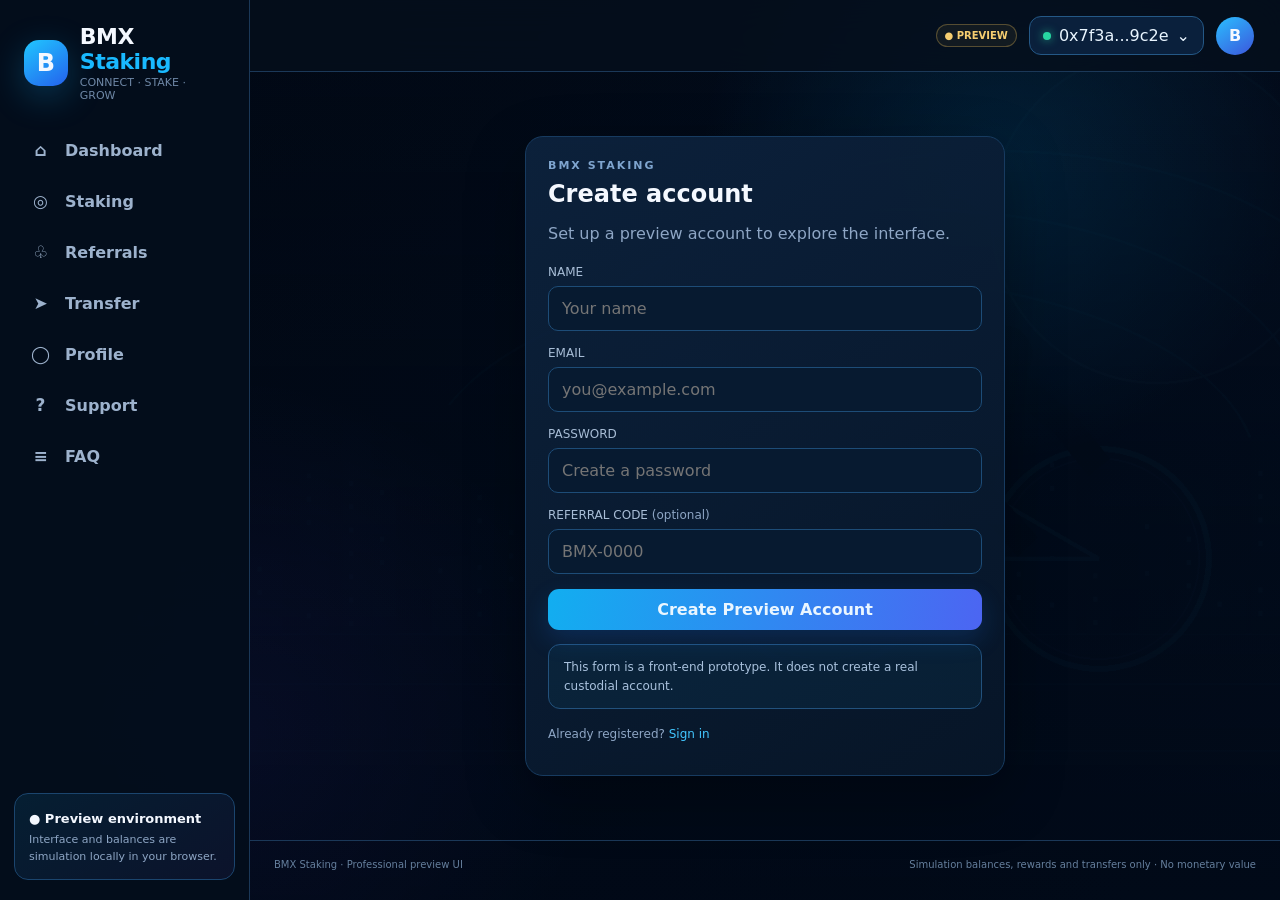
<file: register.html>
<!doctype html>
<html lang="en"><head><meta charset="utf-8"><meta name="viewport" content="width=device-width,initial-scale=1">
<title>Register · BMX Staking</title><meta name="description" content="BMX Staking professional preview interface">
<link rel="stylesheet" href="styles.css"></head>
<body data-page="register">
<div class="app">
<aside class="sidebar">
  <a class="brand" href="dashboard.html"><span class="logo">B</span><span><div class="brand-title">BMX <b>Staking</b></div><div class="brand-sub">CONNECT · STAKE · GROW</div></span></a>
  <nav class="nav">
    <a href="dashboard.html" data-page="dashboard"><span class="ico">⌂</span>Dashboard</a>
    <a href="staking.html" data-page="staking"><span class="ico">◎</span>Staking</a>
    <a href="referrals.html" data-page="referrals"><span class="ico">♧</span>Referrals</a>
    <a href="transfer.html" data-page="transfer"><span class="ico">➤</span>Transfer</a>
    <a href="profile.html" data-page="profile"><span class="ico">◯</span>Profile</a>
    <a href="support.html" data-page="support"><span class="ico">?</span>Support</a>
    <a href="faq.html" data-page="faq"><span class="ico">≡</span>FAQ</a>
  </nav>
  <div class="sidebar-note"><strong>● Preview environment</strong><p>Interface and balances are simulation locally in your browser.</p></div>
</aside>
<main class="main">
<header class="topbar">
  <div class="topbar-left"><button class="menu" id="menuBtn">☰</button><span class="mobile-brand">BMX <b>Staking</b></span>
  <nav class="topbar-links"></nav></div>
  <div class="topbar-right"><span class="preview-badge">● PREVIEW</span><button class="wallet-btn" data-connect><span class="wallet-dot"></span><span data-wallet>0x7f3a...9c2e</span>⌄</button><div class="avatar">B</div></div>
</header>
<section class="content">
<div style="max-width:480px;margin:40px auto">
 <div class="card form-card" style="max-width:none"><div class="eyebrow">BMX Staking</div><h1 style="margin:8px 0 5px">Create account</h1><p class="muted">Set up a preview account to explore the interface.</p>
 <form id="registerForm" style="margin-top:22px"><div class="field"><label>NAME</label><input type="text" name="name" placeholder="Your name" required></div><div class="field"><label>EMAIL</label><input type="email" name="email" placeholder="you@example.com" required></div><div class="field"><label>PASSWORD</label><input type="password" name="password" placeholder="Create a password" minlength="4" required></div><div class="field"><label>REFERRAL CODE <span class="muted">(optional)</span></label><input type="text" name="referral" placeholder="BMX-0000"></div><button class="btn btn-primary" style="width:100%">Create Preview Account</button><div class="auth-message" aria-live="polite"></div></form>
 <div class="notice" style="margin-top:14px">This form is a front-end prototype. It does not create a real custodial account.</div>
 <p class="muted" style="font-size:12px;margin-top:18px">Already registered? <a href="login.html" style="color:#42c7ff">Sign in</a></p></div>
</div>
</section>
<footer class="footer"><span>BMX Staking · Professional preview UI</span><span>Simulation balances, rewards and transfers only · No monetary value</span></footer>
</main></div>
<div class="toast"></div>
<div class="modal" id="walletModal"><div class="modal-card"><h2>Connect wallet</h2><p class="muted">Wallet connection in this build is simulation. No blockchain transaction is signed.</p>
<button class="wallet-option" data-wallet-option="0x7f3a...9c2e">◈ Preview Wallet · 0x7f3a...9c2e</button>
<button class="wallet-option" data-wallet-option="0x92b1...4af0">◈ Preview Wallet · 0x92b1...4af0</button>
<button class="wallet-option" data-wallet-option="0x31d8...c821">◈ Preview Wallet · 0x31d8...c821</button>
<button class="btn" data-close-modal style="width:100%;margin-top:10px">Close</button></div></div>
<script src="app.js"></script>
<script>
document.addEventListener("DOMContentLoaded", function(){
  var form = document.querySelector("form");
  if(form) form.addEventListener("submit", function(){
    setTimeout(function(){ if(window.BMXAuth && BMXAuth.currentUser()) BMXSuccess("Account created successfully ✓"); }, 100);
  });
});
</script>

<style>.auth-message{margin-top:12px;font-size:13px}.auth-message.success{color:#79e2a7}.auth-message.error{color:#ff8f9d}.referral-note{margin:0 0 12px;padding:10px 12px;border-radius:10px;background:rgba(80,190,255,.08);font-size:13px}</style></body></html>
</file>
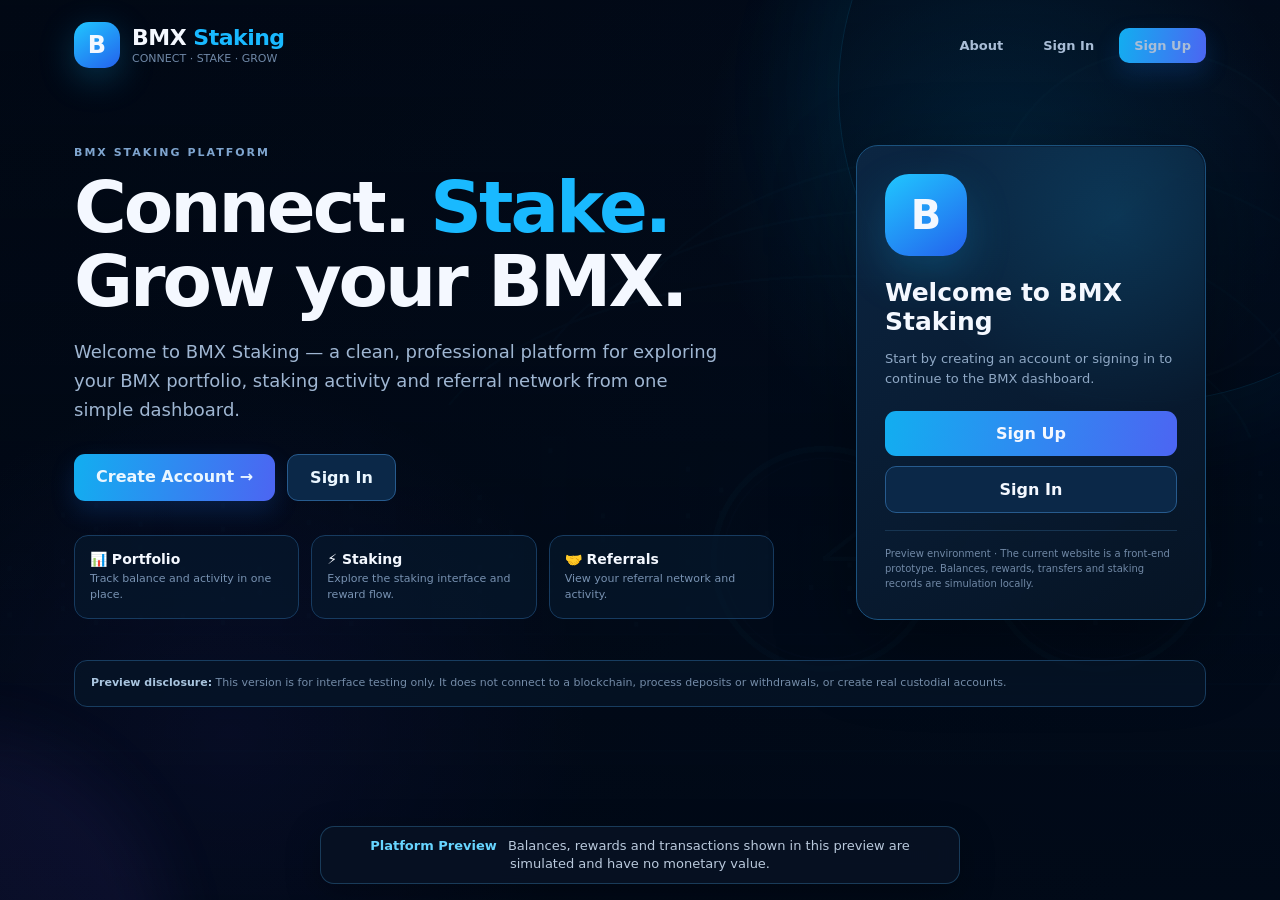
<file: staking.html>
<!doctype html>
<html lang="en"><head><meta charset="utf-8"><meta name="viewport" content="width=device-width,initial-scale=1">
<title>Staking · BMX Staking</title><meta name="description" content="BMX Staking professional preview interface">
<link rel="stylesheet" href="styles.css"></head>
<body data-page="staking">
<div class="app">
<aside class="sidebar">
  <a class="brand" href="dashboard.html"><span class="logo">B</span><span><div class="brand-title">BMX <b>Staking</b></div><div class="brand-sub">CONNECT · STAKE · GROW</div></span></a>
  <nav class="nav">
    <a href="dashboard.html" data-page="dashboard"><span class="ico">⌂</span>Dashboard</a>
    <a href="staking.html" data-page="staking"><span class="ico">◎</span>Staking</a>
    <a href="referrals.html" data-page="referrals"><span class="ico">♧</span>Referrals</a>
    <a href="transfer.html" data-page="transfer"><span class="ico">➤</span>Transfer</a>
    <a href="profile.html" data-page="profile"><span class="ico">◯</span>Profile</a>
    <a href="support.html" data-page="support"><span class="ico">?</span>Support</a>
    <a href="faq.html" data-page="faq"><span class="ico">≡</span>FAQ</a>
  </nav>
  <div class="sidebar-note"><strong>● Preview environment</strong><p>Interface and balances are simulation locally in your browser.</p></div>
</aside>
<main class="main">
<header class="topbar">
  <div class="topbar-left"><button class="menu" id="menuBtn">☰</button><span class="mobile-brand">BMX <b>Staking</b></span>
  <nav class="topbar-links"><a href="staking.html">STAKE</a><a href="referrals.html">REFER</a><a href="dashboard.html">EARN</a><a href="profile.html">ACCOUNT</a></nav></div>
  <div class="topbar-right"><button type="button" id="logoutBtn" class="logout-top">Log out</button><span class="preview-badge">● PREVIEW</span><button class="wallet-btn" data-connect><span class="wallet-dot"></span><span data-wallet>0x7f3a...9c2e</span>⌄</button><div class="avatar">B</div></div>
</header>
<section class="content">
<div class="notice" style="margin-bottom:16px"><strong>Daily reward cycle:</strong> 12:00 AM IST (Asia/Kolkata), every day. Rewards shown here are website-preview simulation only.</div>
<div class="page-head"><div><h1>Stake BMX</h1><p>Review your simulation staking position and start a new stake.</p></div><span class="preview-badge">● SIMULATION STAKING</span></div>
<div class="grid two-col">
  <div class="card form-card">
    <div class="section-head"><h2>New Stake</h2><span class="muted">0.5% daily</span></div>
    <form id="stakeForm">
      <div class="field"><label>AMOUNT</label><div class="input-row"><input id="stakeAmount" name="amount" type="number" min="1" step="1" placeholder="Enter BMX amount" required><button type="button" class="max" data-max>MAX</button></div><small class="muted" data-available>1,000,000,000 BMX available</small></div>
      <div class="field"><label>LOCK PERIOD</label><select><option>Flexible — preview</option><option>300 days — preview</option><option>600 days — preview</option></select></div>
      <div class="notice">Estimated daily reward: <strong>0.5% of the simulation staked amount</strong>. This does not represent an on-chain yield.</div>
      <button class="btn btn-primary" style="width:100%;margin-top:15px">Confirm Stake</button>
    </form>
  </div>
  <div class="card pad"><div class="section-head"><h2>Your Position</h2></div>
    <div class="stats"><div class="stat"><span class="label">STAKED</span><strong data-staked>0 BMX</strong><small>Current preview position</small></div><div class="stat"><span class="label">REWARDS</span><strong data-rewards>5,000 BMX</strong><small>Simulation</small></div></div>
    <div class="progress"><i data-staked-bar></i></div>
    <div class="notice">No wallet signature, deposit, withdrawal or blockchain program is used by this prototype.</div>
  </div>
</div>
</section>
<footer class="footer"><span>BMX Staking · Professional preview UI</span><span>Simulation balances, rewards and transfers only · No monetary value</span></footer>
</main></div>
<div class="toast"></div>
<div class="modal" id="walletModal"><div class="modal-card"><h2>Connect wallet</h2><p class="muted">Wallet connection in this build is simulation. No blockchain transaction is signed.</p>
<button class="wallet-option" data-wallet-option="0x7f3a...9c2e">◈ Preview Wallet · 0x7f3a...9c2e</button>
<button class="wallet-option" data-wallet-option="0x92b1...4af0">◈ Preview Wallet · 0x92b1...4af0</button>
<button class="wallet-option" data-wallet-option="0x31d8...c821">◈ Preview Wallet · 0x31d8...c821</button>
<button class="btn" data-close-modal style="width:100%;margin-top:10px">Close</button></div></div>
<script src="app.js"></script>
<script>
document.addEventListener("DOMContentLoaded", function(){
  var form = document.querySelector("form");
  if(form) form.addEventListener("submit", function(){
    setTimeout(function(){ BMXSuccess("Staking saved successfully ✓"); }, 100);
  });
});
</script>
<script>
document.addEventListener("DOMContentLoaded", function () {
  var btn = document.getElementById("logoutBtn");
  if (btn && window.BMXAuth) btn.onclick = function () { BMXAuth.logout(); };
});
</script>
</body></html>
</file>
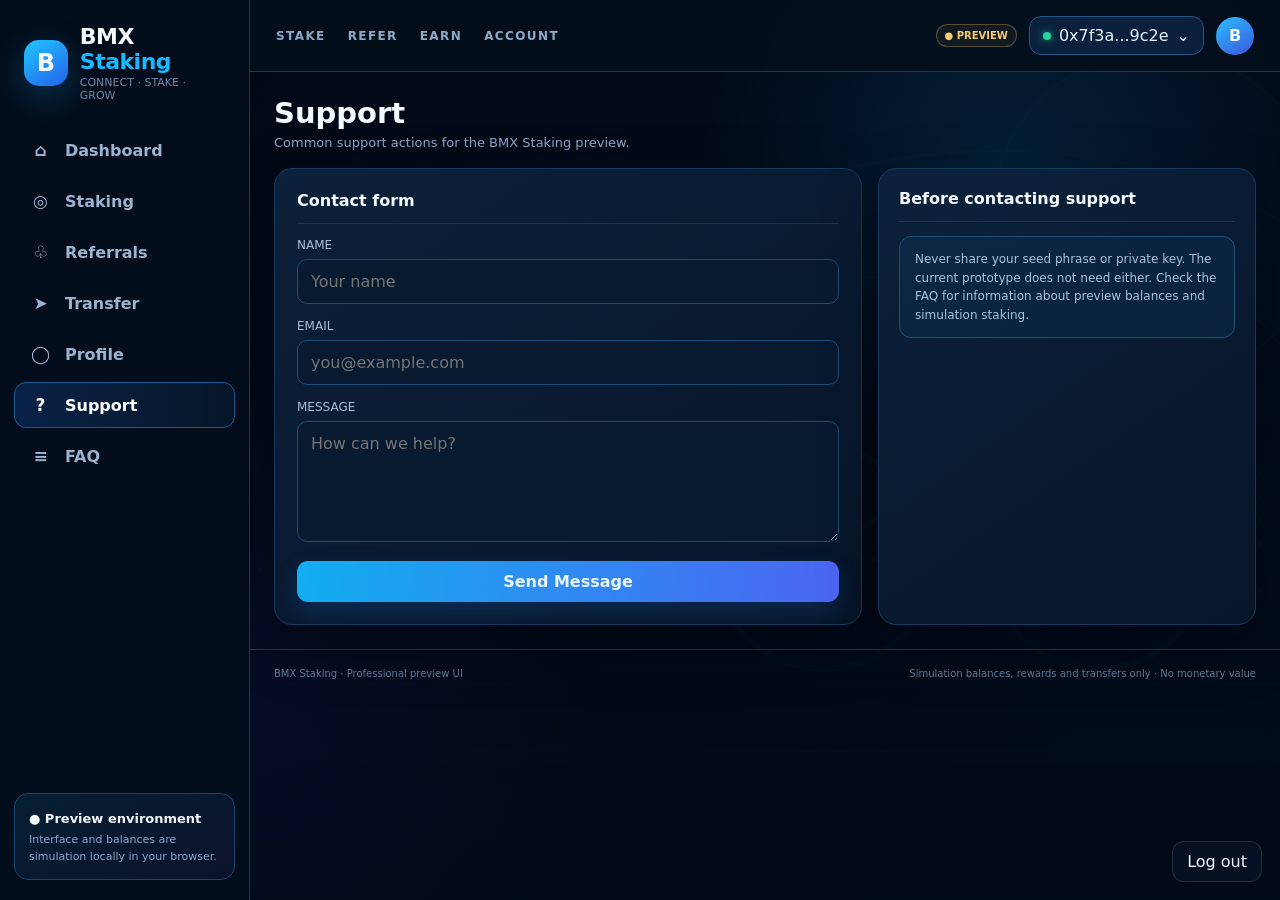
<file: support.html>
<!doctype html>
<html lang="en"><head><meta charset="utf-8"><meta name="viewport" content="width=device-width,initial-scale=1">
<title>Support · BMX Staking</title><meta name="description" content="BMX Staking professional preview interface">
<link rel="stylesheet" href="styles.css"></head>
<body data-page="support">
<div class="app">
<aside class="sidebar">
  <a class="brand" href="dashboard.html"><span class="logo">B</span><span><div class="brand-title">BMX <b>Staking</b></div><div class="brand-sub">CONNECT · STAKE · GROW</div></span></a>
  <nav class="nav">
    <a href="dashboard.html" data-page="dashboard"><span class="ico">⌂</span>Dashboard</a>
    <a href="staking.html" data-page="staking"><span class="ico">◎</span>Staking</a>
    <a href="referrals.html" data-page="referrals"><span class="ico">♧</span>Referrals</a>
    <a href="transfer.html" data-page="transfer"><span class="ico">➤</span>Transfer</a>
    <a href="profile.html" data-page="profile"><span class="ico">◯</span>Profile</a>
    <a href="support.html" data-page="support"><span class="ico">?</span>Support</a>
    <a href="faq.html" data-page="faq"><span class="ico">≡</span>FAQ</a>
  </nav>
  <div class="sidebar-note"><strong>● Preview environment</strong><p>Interface and balances are simulation locally in your browser.</p></div>
</aside>
<main class="main">
<header class="topbar">
  <div class="topbar-left"><button class="menu" id="menuBtn">☰</button><span class="mobile-brand">BMX <b>Staking</b></span>
  <nav class="topbar-links"><a href="staking.html">STAKE</a><a href="referrals.html">REFER</a><a href="dashboard.html">EARN</a><a href="profile.html">ACCOUNT</a></nav></div>
  <div class="topbar-right"><span class="preview-badge">● PREVIEW</span><button class="wallet-btn" data-connect><span class="wallet-dot"></span><span data-wallet>0x7f3a...9c2e</span>⌄</button><div class="avatar">B</div></div>
</header>
<section class="content">
<div class="page-head"><div><h1>Support</h1><p>Common support actions for the BMX Staking preview.</p></div></div>
<div class="grid two-col">
 <div class="card form-card"><div class="section-head"><h2>Contact form</h2></div>
  <form onsubmit="event.preventDefault(); toast('Preview message saved locally');">
   <div class="field"><label>NAME</label><input placeholder="Your name"></div>
   <div class="field"><label>EMAIL</label><input type="email" placeholder="you@example.com"></div>
   <div class="field"><label>MESSAGE</label><textarea rows="5" placeholder="How can we help?"></textarea></div>
   <button class="btn btn-primary" style="width:100%">Send Message</button>
  </form>
 </div>
 <div class="card pad"><div class="section-head"><h2>Before contacting support</h2></div>
  <div class="notice">Never share your seed phrase or private key. The current prototype does not need either. Check the FAQ for information about preview balances and simulation staking.</div>
 </div>
</div>
</section>
<footer class="footer"><span>BMX Staking · Professional preview UI</span><span>Simulation balances, rewards and transfers only · No monetary value</span></footer>
</main></div>
<div class="toast"></div>
<div class="modal" id="walletModal"><div class="modal-card"><h2>Connect wallet</h2><p class="muted">Wallet connection in this build is simulation. No blockchain transaction is signed.</p>
<button class="wallet-option" data-wallet-option="0x7f3a...9c2e">◈ Preview Wallet · 0x7f3a...9c2e</button>
<button class="wallet-option" data-wallet-option="0x92b1...4af0">◈ Preview Wallet · 0x92b1...4af0</button>
<button class="wallet-option" data-wallet-option="0x31d8...c821">◈ Preview Wallet · 0x31d8...c821</button>
<button class="btn" data-close-modal style="width:100%;margin-top:10px">Close</button></div></div>
<script src="app.js"></script>
<button type="button" data-logout class="global-logout">Log out</button>
<style>
.global-logout{position:fixed;right:18px;bottom:18px;z-index:9998;border:1px solid rgba(255,255,255,.12);
background:rgba(7,18,36,.9);color:inherit;border-radius:12px;padding:10px 14px;cursor:pointer;
backdrop-filter:blur(10px)}.global-logout:hover{transform:translateY(-1px)}
</style>
<script>
/* BMX generic status handlers */
document.addEventListener("click", function(e){
  var b = e.target.closest("button, .btn, a");
  if(!b) return;
  var t = (b.textContent || "").trim().toLowerCase();
  if(t === "save" || t.includes("save changes")) BMXSuccess("Saved successfully ✓");
  else if(t.includes("send") || t.includes("transfer")) BMXSuccess("Sent successfully ✓");
  else if(t === "sign in") BMXSuccess("Signed in successfully ✓");
  else if(t === "sign up" || t.includes("create account")) BMXSuccess("Account created successfully ✓");
});
</script>
<!-- BMX generic status handlers -->
</body></html>
</file>
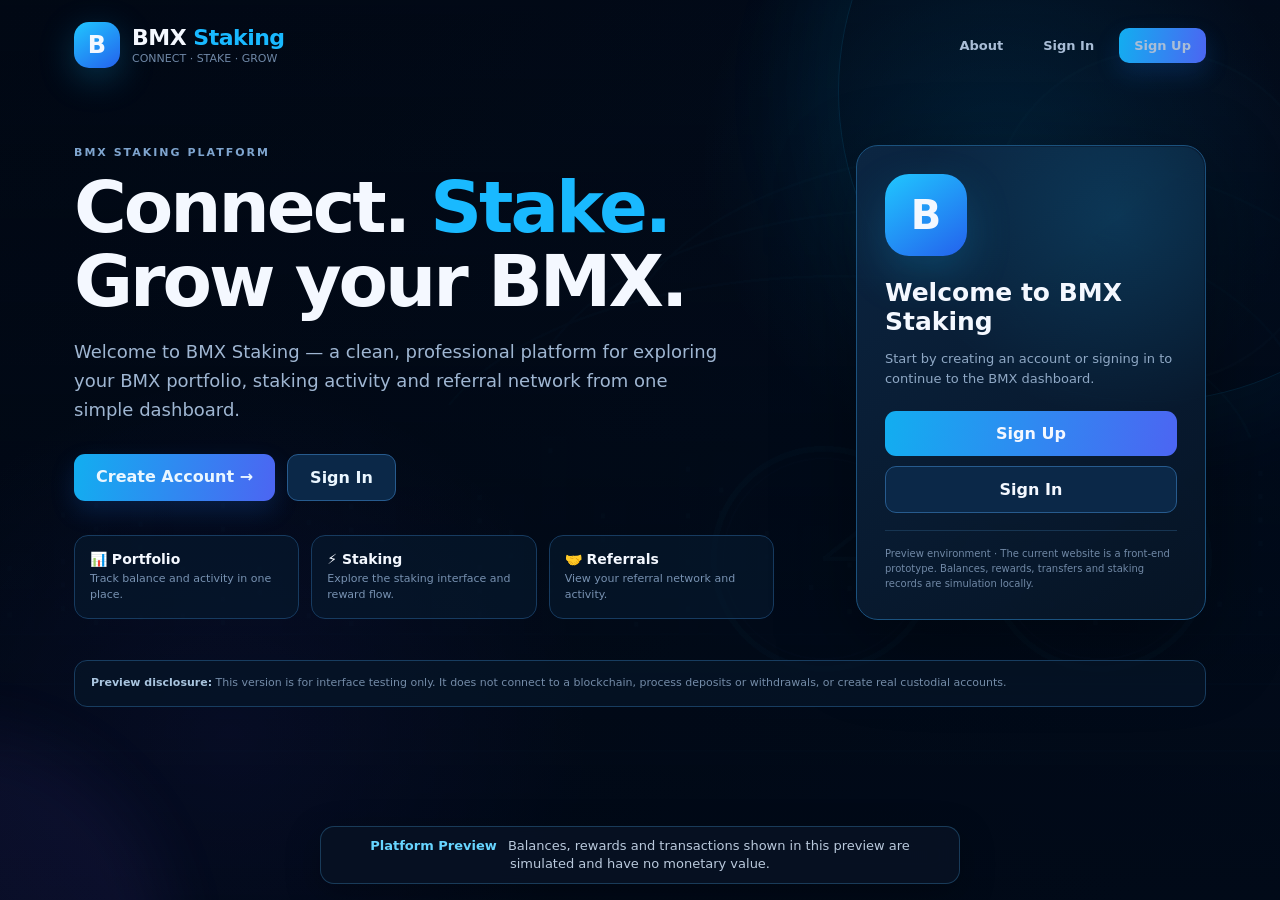
<file: transfer.html>
<!doctype html>
<html lang="en"><head><meta charset="utf-8"><meta name="viewport" content="width=device-width,initial-scale=1">
<title>Transfer · BMX Staking</title><meta name="description" content="BMX Staking professional preview interface">
<link rel="stylesheet" href="styles.css"></head>
<body data-page="transfer">
<div class="app">
<aside class="sidebar">
  <a class="brand" href="dashboard.html"><span class="logo">B</span><span><div class="brand-title">BMX <b>Staking</b></div><div class="brand-sub">CONNECT · STAKE · GROW</div></span></a>
  <nav class="nav">
    <a href="dashboard.html" data-page="dashboard"><span class="ico">⌂</span>Dashboard</a>
    <a href="staking.html" data-page="staking"><span class="ico">◎</span>Staking</a>
    <a href="referrals.html" data-page="referrals"><span class="ico">♧</span>Referrals</a>
    <a href="transfer.html" data-page="transfer"><span class="ico">➤</span>Transfer</a>
    <a href="profile.html" data-page="profile"><span class="ico">◯</span>Profile</a>
    <a href="support.html" data-page="support"><span class="ico">?</span>Support</a>
    <a href="faq.html" data-page="faq"><span class="ico">≡</span>FAQ</a>
  </nav>
  <div class="sidebar-note"><strong>● Preview environment</strong><p>Interface and balances are simulation locally in your browser.</p></div>
</aside>
<main class="main">
<header class="topbar">
  <div class="topbar-left"><button class="menu" id="menuBtn">☰</button><span class="mobile-brand">BMX <b>Staking</b></span>
  <nav class="topbar-links"><a href="staking.html">STAKE</a><a href="referrals.html">REFER</a><a href="dashboard.html">EARN</a><a href="profile.html">ACCOUNT</a></nav></div>
  <div class="topbar-right"><button type="button" id="logoutBtn" class="logout-top">Log out</button><span class="preview-badge">● PREVIEW</span><button class="wallet-btn" data-connect><span class="wallet-dot"></span><span data-wallet>0x7f3a...9c2e</span>⌄</button><div class="avatar">B</div></div>
</header>
<section class="content">
<div class="page-head"><div><h1>Transfer BMX</h1><p>Record a simulation BMX transfer to another user ID.</p></div><span class="preview-badge">● LOCAL LEDGER</span></div>
<div class="card form-card">
 <div class="section-head"><h2>Send BMX</h2><span data-available>1,000,000,000 BMX available</span></div>
 <form id="transferForm">
  <div class="field"><label>RECIPIENT USER ID / WALLET LABEL</label><input name="to" placeholder="e.g. BMX-4821 or wallet label" required></div>
  <div class="field"><label>AMOUNT</label><div class="input-row"><input name="amount" type="number" min="1" step="1" placeholder="0" required><button type="button" class="max" data-max>MAX</button></div></div>
  <div class="notice">This action only changes the simulation balance and activity list saved in this browser. It does not send tokens on a blockchain.</div>
  <button class="btn btn-primary" style="width:100%;margin-top:15px">Record Transfer</button>
 </form>
</div>
<div class="card pad" style="margin-top:16px"><div class="section-head"><h2>Transfer history</h2></div><div class="table-wrap"><table class="table"><thead><tr><th>Date / Time</th><th>Type</th><th>Amount</th><th>Status</th></tr></thead><tbody id="txRows"></tbody></table></div></div>
</section>
<footer class="footer"><span>BMX Staking · Professional preview UI</span><span>Simulation balances, rewards and transfers only · No monetary value</span></footer>
</main></div>
<div class="toast"></div>
<div class="modal" id="walletModal"><div class="modal-card"><h2>Connect wallet</h2><p class="muted">Wallet connection in this build is simulation. No blockchain transaction is signed.</p>
<button class="wallet-option" data-wallet-option="0x7f3a...9c2e">◈ Preview Wallet · 0x7f3a...9c2e</button>
<button class="wallet-option" data-wallet-option="0x92b1...4af0">◈ Preview Wallet · 0x92b1...4af0</button>
<button class="wallet-option" data-wallet-option="0x31d8...c821">◈ Preview Wallet · 0x31d8...c821</button>
<button class="btn" data-close-modal style="width:100%;margin-top:10px">Close</button></div></div>
<script src="app.js"></script>
<script>
document.addEventListener("DOMContentLoaded", function(){
  var form = document.querySelector("form");
  if(form) form.addEventListener("submit", function(){
    setTimeout(function(){ BMXSuccess("Transfer sent successfully ✓"); }, 100);
  });
});
</script>
<script>
document.addEventListener("DOMContentLoaded", function () {
  var btn = document.getElementById("logoutBtn");
  if (btn && window.BMXAuth) btn.onclick = function () { BMXAuth.logout(); };
});
</script>
</body></html>
</file>
<file: styles.css>
:root{
  --bg:#06101f; --bg2:#091a31; --panel:#0b1d34; --panel2:#102845;
  --line:#1b3858; --cyan:#19b9ff; --blue:#2878ff; --violet:#7c5cff;
  --text:#f4f8ff; --muted:#8ea6c5; --good:#27d7a2; --warn:#f6c65b; --danger:#ff6678;
  --shadow:0 20px 60px rgba(0,0,0,.30); --radius:18px;
}
*{box-sizing:border-box}
html{scroll-behavior:smooth}
body{margin:0;min-height:100vh;font-family:Inter,ui-sans-serif,system-ui,-apple-system,Segoe UI,Roboto,Arial,sans-serif;color:var(--text);
background:
linear-gradient(rgba(3,10,22,.72),rgba(3,10,22,.78)),
url("bmx-futuristic-background.png") center center / cover fixed no-repeat,
radial-gradient(900px 500px at 80% -10%,rgba(25,185,255,.18),transparent 60%),
radial-gradient(700px 500px at 0% 100%,rgba(124,92,255,.14),transparent 60%),var(--bg)}
a{color:inherit;text-decoration:none} button,input,select,textarea{font:inherit} button{cursor:pointer}
.app{min-height:100vh;display:flex}
.sidebar{position:fixed;left:0;top:0;bottom:0;width:250px;padding:20px 14px;background:rgba(4,14,28,.94);border-right:1px solid var(--line);z-index:50;display:flex;flex-direction:column}
.brand{display:flex;align-items:center;gap:12px;padding:4px 10px 25px}
.logo{width:46px;height:46px;border-radius:15px;display:grid;place-items:center;font-size:24px;font-weight:900;
background:linear-gradient(145deg,#20c7ff,#2461ed);box-shadow:0 10px 35px rgba(25,185,255,.25)}
.brand-title{font-size:22px;font-weight:850;letter-spacing:-.5px}.brand-title b{color:var(--cyan)}
.brand-sub{font-size:11px;color:#6f88a7;margin-top:2px}
.nav{display:grid;gap:5px}.nav a{display:flex;align-items:center;gap:12px;padding:12px 13px;border:1px solid transparent;border-radius:12px;color:#9db2cd;font-weight:650;transition:.2s}
.nav a:hover,.nav a.active{color:#fff;background:linear-gradient(90deg,rgba(40,120,255,.20),rgba(25,185,255,.05));border-color:#1d5a93}
.nav .ico{width:25px;text-align:center;font-size:17px}
.sidebar-note{margin-top:auto;padding:14px;border:1px solid #1b456e;background:linear-gradient(145deg,rgba(25,185,255,.10),rgba(124,92,255,.07));border-radius:14px}
.sidebar-note strong{font-size:13px}.sidebar-note p{margin:5px 0 0;color:var(--muted);font-size:11px;line-height:1.5}
.main{margin-left:250px;width:calc(100% - 250px);min-height:100vh}
.topbar{height:72px;position:sticky;top:0;z-index:40;display:flex;align-items:center;justify-content:space-between;padding:0 26px;background:rgba(5,15,29,.82);border-bottom:1px solid var(--line);backdrop-filter:blur(18px)}
.topbar-left,.topbar-right{display:flex;align-items:center;gap:12px}.topbar-links{display:flex;gap:22px;color:#91a8c4;font-size:12px;letter-spacing:1.4px;font-weight:700}.topbar-links a:hover{color:#fff}
.menu{display:none}.wallet-btn{display:flex;align-items:center;gap:8px;padding:9px 13px;border-radius:12px;color:#e9f5ff;background:#0a203c;border:1px solid #245886}
.wallet-dot{width:8px;height:8px;border-radius:50%;background:var(--good);box-shadow:0 0 10px rgba(39,215,162,.7)}
.avatar{width:38px;height:38px;border-radius:50%;display:grid;place-items:center;font-weight:800;background:linear-gradient(145deg,#2abfff,#3c55dc)}
.content{max-width:1500px;margin:auto;padding:24px}
.grid{display:grid;gap:16px}
.hero{grid-template-columns:minmax(0,1.8fr) minmax(320px,.8fr)}
.hero-card,.card{position:relative;overflow:hidden;border:1px solid #173b60;border-radius:var(--radius);background:linear-gradient(145deg,rgba(12,34,61,.96),rgba(7,22,40,.96));box-shadow:var(--shadow)}
.hero-card{min-height:245px;padding:30px;background:
radial-gradient(circle at 82% 40%,rgba(25,185,255,.16),transparent 27%),
linear-gradient(135deg,#0b2b4d,#071b32 70%)}
.hero-card:before{content:"";position:absolute;width:360px;height:360px;border-radius:50%;right:-150px;top:-175px;border:1px solid rgba(25,185,255,.18);box-shadow:0 0 80px rgba(25,185,255,.08)}
.eyebrow{font-size:11px;text-transform:uppercase;letter-spacing:2px;color:#7fa5cf;font-weight:800}
.hero-card h1{font-size:42px;line-height:1.08;letter-spacing:-1.5px;margin:9px 0 8px;max-width:650px}.hero-card h1 b{color:var(--cyan)}
.hero-card p{font-size:17px;color:#b3c8e2;margin:0;max-width:560px}.hero-actions{display:flex;gap:10px;margin-top:25px;flex-wrap:wrap}
.btn{border:1px solid #275b8e;background:#0b2848;color:#eaf6ff;padding:11px 17px;border-radius:11px;font-weight:750}.btn:hover{border-color:#2abfff}.btn-primary{border:0;background:linear-gradient(100deg,#12aef0,#4c65f2);box-shadow:0 10px 25px rgba(25,120,255,.18)}
.hero-orb{position:absolute;right:58px;top:54px;width:125px;height:125px;border-radius:50%;display:grid;place-items:center;font-size:45px;font-weight:900;
background:radial-gradient(circle at 35% 30%,#1cc8ff,#2054d6 63%,#081b4a);border:2px solid #39c5ff;box-shadow:0 0 60px rgba(25,185,255,.25)}
.network-card{padding:20px}.network-card h3{margin:0 0 14px;font-size:16px}.level{display:flex;align-items:center;gap:12px;padding:11px 0;border-bottom:1px solid #173552}.level:last-child{border-bottom:0}.level-badge{width:34px;height:34px;border-radius:10px;display:grid;place-items:center;background:#123d70;font-size:12px;font-weight:800;color:#cde8ff}.level b{font-size:19px}.level small{display:block;color:var(--muted);font-size:11px}
.balance{margin-top:16px;padding:22px;display:flex;justify-content:space-between;align-items:center;gap:20px}
.balance-main{display:flex;align-items:center;gap:15px}.coin{width:62px;height:62px;border-radius:18px;display:grid;place-items:center;background:linear-gradient(145deg,#19b9ff,#2d54dc);font-weight:900;font-size:26px;box-shadow:0 10px 35px rgba(25,185,255,.18)}
.label{font-size:12px;color:#91a9c6}.balance-amount{font-size:32px;font-weight:850;letter-spacing:-1px;margin-top:2px}.muted{color:var(--muted)}.mini-price{min-width:165px;padding:13px 15px;border:1px solid #1c466e;border-radius:12px;background:#091d35}.mini-price strong{display:block;font-size:23px;margin-top:2px}.positive{color:var(--good)}
.kpis{grid-template-columns:repeat(4,1fr);margin-top:16px}.kpi{padding:18px}.kpi-top{display:flex;justify-content:space-between;align-items:center}.kpi-icon{width:34px;height:34px;border-radius:10px;display:grid;place-items:center;background:#123b6d;color:#bcecff}.kpi strong{display:block;font-size:23px;margin-top:10px}.kpi small{color:var(--muted)}
.action-grid{grid-template-columns:repeat(4,1fr);margin-top:16px}.action{padding:19px;min-height:145px;transition:.2s}.action:hover{transform:translateY(-2px);border-color:#287ec0}.action-icon{width:42px;height:42px;border-radius:12px;display:grid;place-items:center;background:#103d71;color:#bceeff;font-size:19px}.action h3{margin:13px 0 5px}.action p{margin:0;color:var(--muted);font-size:12px;line-height:1.5}.action-arrow{position:absolute;right:17px;top:17px;color:#40c8ff;font-size:19px}
.two-col{grid-template-columns:1.4fr .9fr;margin-top:16px}.pad{padding:20px}.section-head{display:flex;justify-content:space-between;align-items:center;padding-bottom:13px;border-bottom:1px solid #173552;margin-bottom:14px}.section-head h2{font-size:16px;margin:0}.section-head a{color:#44c7ff;font-size:12px}
.stats{display:grid;grid-template-columns:1fr 1fr;gap:20px}.stat{border-left:2px solid var(--cyan);padding-left:12px}.stat strong{display:block;font-size:26px;margin-top:3px}.stat small{color:var(--muted);font-size:11px}
.progress{height:8px;border-radius:10px;background:#0a2037;overflow:hidden;margin:15px 0 8px}.progress i{display:block;height:100%;width:28%;border-radius:inherit;background:linear-gradient(90deg,#12b4f4,#765cff)}
.chart{height:110px;display:flex;align-items:flex-end;gap:5px;padding-top:15px}.chart i{display:block;flex:1;border-radius:5px 5px 2px 2px;background:linear-gradient(180deg,#37c8ff,#415fe7);opacity:.72}
.table-wrap{overflow:auto}.table{width:100%;border-collapse:collapse;font-size:12px}.table th,.table td{text-align:left;padding:11px 8px;border-bottom:1px solid #163650;white-space:nowrap}.table th{color:#7f99b8;font-weight:700}.pill{display:inline-flex;padding:4px 8px;border-radius:20px;background:rgba(39,215,162,.10);border:1px solid rgba(39,215,162,.2);color:#39dca9;font-size:10px;font-weight:750}
.page-head{display:flex;justify-content:space-between;align-items:flex-end;gap:20px;margin-bottom:18px}.page-head h1{font-size:29px;margin:0 0 5px}.page-head p{margin:0;color:var(--muted);font-size:13px}
.form-card{padding:22px;max-width:760px}.field{margin-bottom:15px}.field label{display:block;font-size:12px;color:#a8bdd6;margin-bottom:7px}.field input,.field select,.field textarea{width:100%;padding:12px 13px;border-radius:10px;border:1px solid #1d4c77;background:#071a30;color:#fff;outline:none}.field input:focus,.field select:focus,.field textarea:focus{border-color:#2bbcff;box-shadow:0 0 0 3px rgba(43,188,255,.08)}
.input-row{display:flex;gap:8px}.input-row input{flex:1}.max{border:1px solid #225a89;background:#0b2b4b;color:#bfeaff;border-radius:9px;padding:0 13px}
.notice{padding:13px 15px;border:1px solid #22517c;border-radius:12px;background:rgba(25,185,255,.055);color:#a9c1dd;font-size:12px;line-height:1.55}.notice strong{color:#dcecff}
.ref-box{display:grid;grid-template-columns:1fr 1fr;gap:14px}.ref-stat{padding:16px;border:1px solid #193f63;border-radius:13px;background:#081c33}.ref-stat strong{display:block;font-size:25px;margin-top:5px}
.ref-link{display:flex;gap:8px}.ref-link input{flex:1}.copy{padding:0 14px;border-radius:10px;border:1px solid #205987;background:#0b2c4d;color:#fff}
.footer{padding:18px 24px;border-top:1px solid var(--line);display:flex;justify-content:space-between;gap:15px;color:#657f9d;font-size:10px}
.toast{position:fixed;right:20px;bottom:20px;z-index:100;padding:12px 15px;border-radius:11px;background:#0c2949;border:1px solid #2b75aa;box-shadow:var(--shadow);opacity:0;transform:translateY(12px);transition:.25s;font-size:12px}.toast.show{opacity:1;transform:none}
.modal{position:fixed;inset:0;background:rgba(1,7,16,.74);backdrop-filter:blur(10px);display:none;place-items:center;z-index:90}.modal.open{display:grid}.modal-card{width:min(450px,92vw);padding:24px;border-radius:18px;background:#081d35;border:1px solid #245a86;box-shadow:var(--shadow)}.modal-card h2{margin:0 0 5px}.modal-card p{font-size:12px}.wallet-option{width:100%;padding:13px;text-align:left;border-radius:11px;border:1px solid #1e4f79;background:#0b2948;color:#fff;margin-top:8px}.wallet-option:hover{border-color:#2cbcff}
.preview-badge{display:inline-flex;align-items:center;gap:6px;padding:5px 8px;border:1px solid rgba(246,198,91,.3);border-radius:20px;color:#f6ce70;background:rgba(246,198,91,.06);font-size:10px;font-weight:800}
.mobile-brand{display:none;font-weight:850}.mobile-brand b{color:var(--cyan)}
@media(max-width:1100px){
 .sidebar{width:270px;transform:translateX(-100%);transition:.25s}
 .sidebar.open{transform:none}
 .main{margin-left:0;width:100%}
 .menu{display:block;border:0;background:transparent;color:#dcecff;font-size:22px}
 .topbar-links{display:none}
 .mobile-brand{display:block;font-weight:850}.mobile-brand b{color:var(--cyan)}
 .avatar{display:none}
 .hero{grid-template-columns:1fr}
 .network-card{display:block}
 .kpis{grid-template-columns:repeat(2,1fr)}
 .action-grid{grid-template-columns:repeat(2,1fr)}
 .two-col{grid-template-columns:1fr}
 .hero-card h1{font-size:38px}
}
@media(max-width:700px){
 .topbar{height:64px;padding:0 13px}
 .wallet-btn{font-size:11px;padding:8px 10px}
 .content{padding:14px}
 .hero-card{min-height:240px;padding:21px}
 .hero-card h1{font-size:31px;max-width:78%}
 .hero-card p{font-size:14px;max-width:78%}
 .hero-orb{width:82px;height:82px;right:16px;top:105px;font-size:29px}
 .balance{align-items:flex-start;flex-direction:column}
 .balance-amount{font-size:26px}
 .mini-price{width:100%}
 .kpis,.action-grid,.two-col{grid-template-columns:1fr}
 .stats{grid-template-columns:1fr}
 .page-head{align-items:flex-start;flex-direction:column}
 .footer{flex-direction:column}
}

.logout-top{
  border:1px solid #2a5f8d;
  background:#0a2039;
  color:#dcecff;
  border-radius:10px;
  padding:9px 13px;
  font-size:12px;
  font-weight:750;
  cursor:pointer;
  white-space:nowrap;
}
.logout-top:hover{border-color:#2abfff;background:#0d2b4b}
@media(max-width:700px){
  .logout-top{padding:8px 10px;font-size:11px}
}

.bmx-status-toast{
  position:fixed;
  top:18px;
  right:18px;
  z-index:99999;
  max-width:min(360px, calc(100vw - 36px));
  padding:13px 17px;
  border:1px solid #2b78a8;
  border-radius:12px;
  background:#0a2038;
  color:#eef8ff;
  box-shadow:0 12px 35px rgba(0,0,0,.38);
  font-size:14px;
  font-weight:700;
  opacity:0;
  transform:translateY(-12px);
  pointer-events:none;
  transition:opacity .2s ease, transform .2s ease;
}
.bmx-status-toast.show{opacity:1;transform:translateY(0)}
.bmx-status-toast.success{border-color:#1fc89a}
.bmx-status-toast.error{border-color:#ff6b78}
@media(max-width:700px){
  .bmx-status-toast{top:12px;right:12px;left:12px;max-width:none;text-align:center}
}


/* BMX futuristic background */
body {
  background:
    radial-gradient(circle at 78% 18%, rgba(0, 174, 255, .16), transparent 24%),
    radial-gradient(circle at 18% 82%, rgba(91, 67, 255, .12), transparent 28%),
    linear-gradient(135deg, rgba(2, 10, 24, .96), rgba(3, 15, 34, .90)),
    url("bmx-futuristic-background.png") center / cover fixed no-repeat;
  background-color:#020914;
}
body::before {
  content:""; position:fixed; inset:0; pointer-events:none; z-index:-1;
  background:linear-gradient(180deg,rgba(0,0,0,.18),rgba(0,7,18,.56));
}
@media(max-width:700px){body{background-attachment:scroll;background-position:center top}}

.account-identity{display:flex;align-items:center;gap:16px;padding:4px 0 2px}
.account-avatar{width:64px;height:64px;border-radius:18px;display:grid;place-items:center;font-size:27px;font-weight:900;color:#eaf8ff;background:linear-gradient(145deg,#11bdf4,#405ee8);box-shadow:0 0 30px rgba(25,185,255,.18)}
.account-fields{display:grid;gap:11px;min-width:0}.account-fields>div{display:grid;gap:3px}.account-fields strong{font-size:15px;overflow-wrap:anywhere}.account-fields .label{font-size:10px;letter-spacing:.08em}
@media(max-width:700px){.account-identity{align-items:flex-start}.account-avatar{width:54px;height:54px}.account-fields strong{font-size:14px}}
</file>
